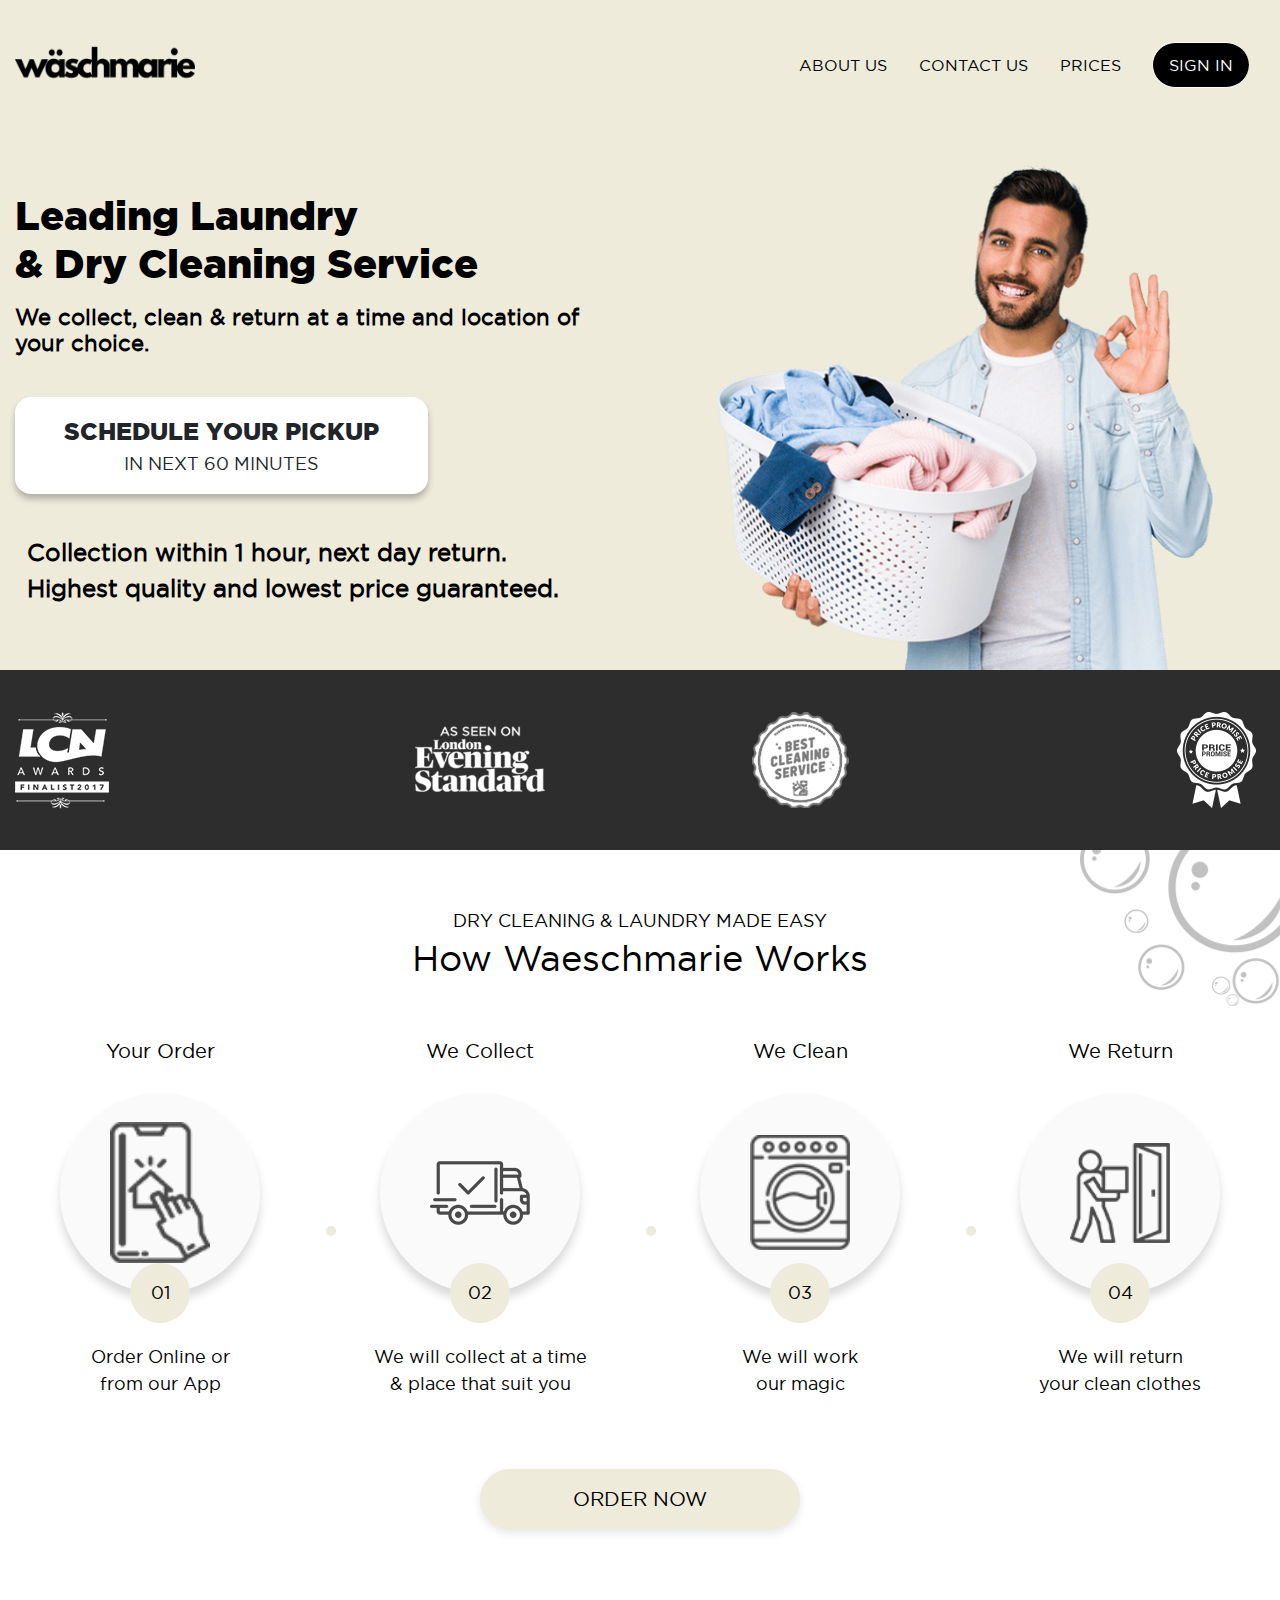
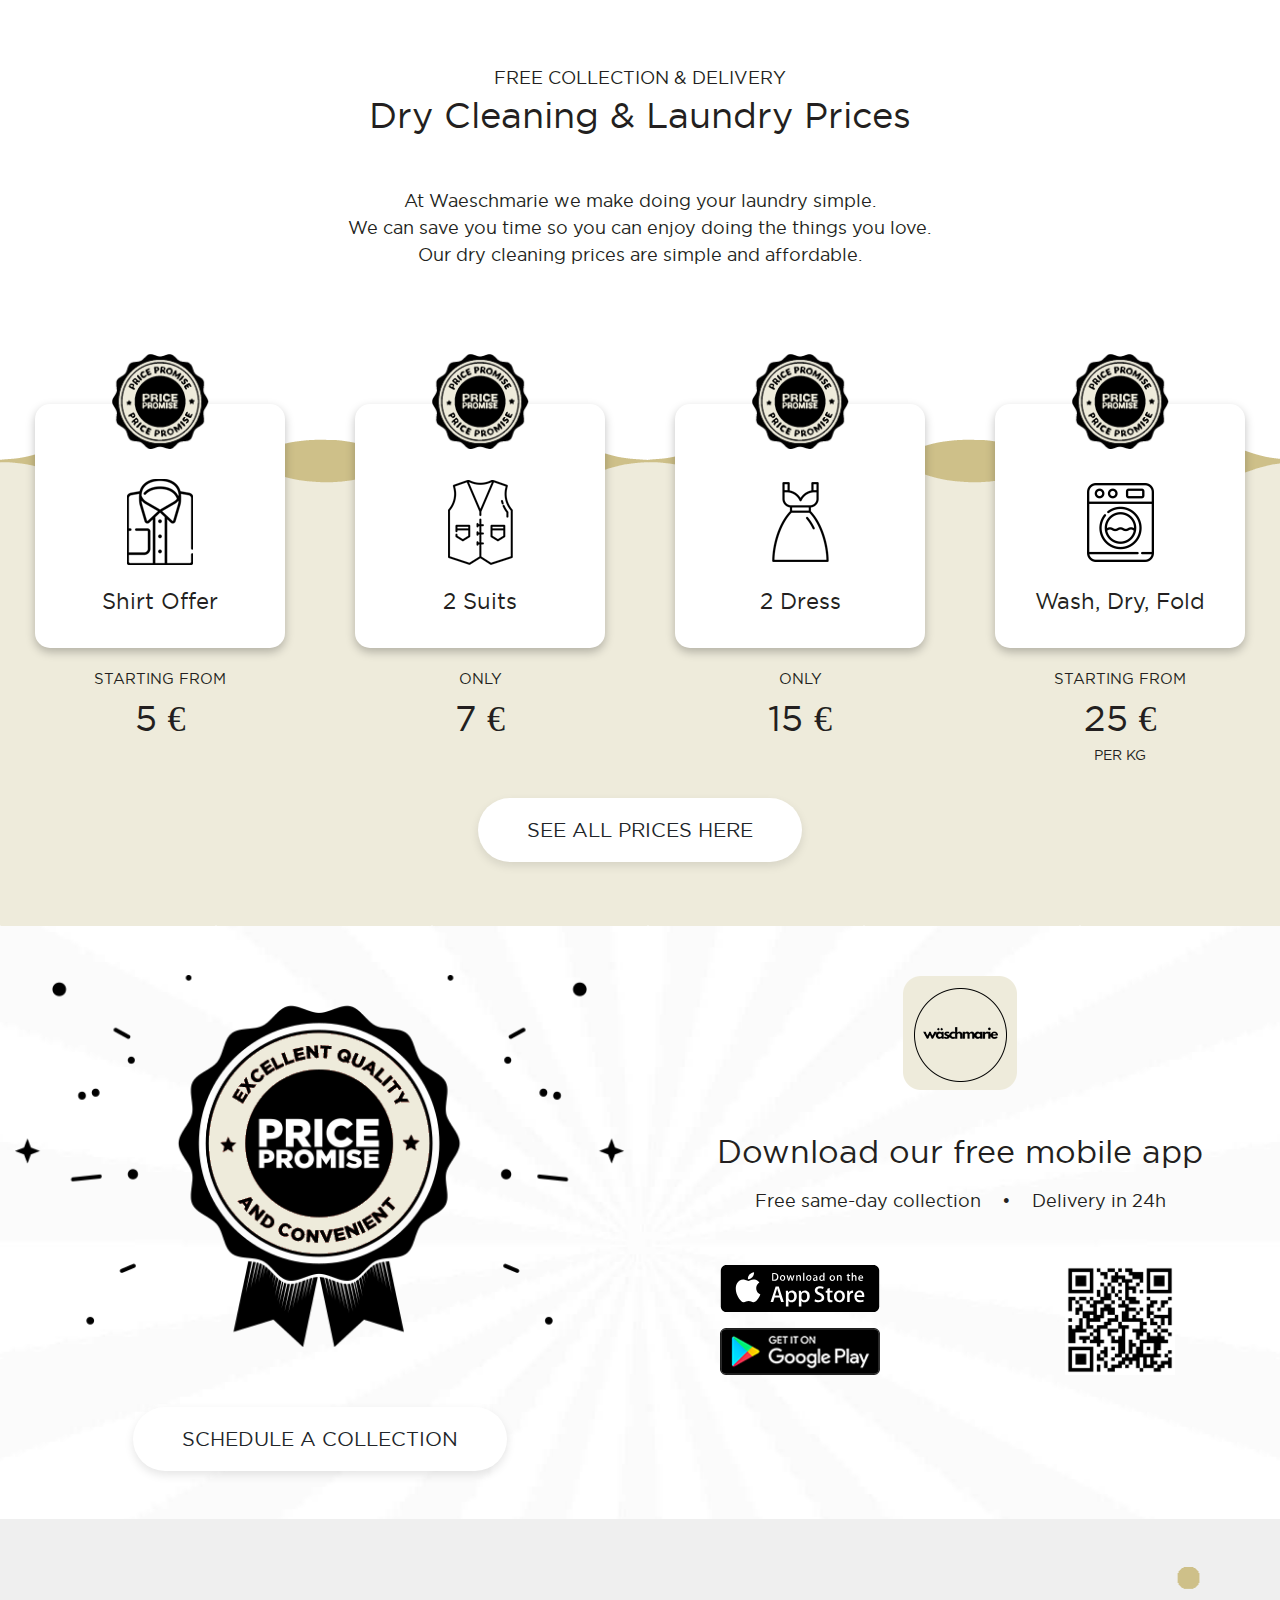
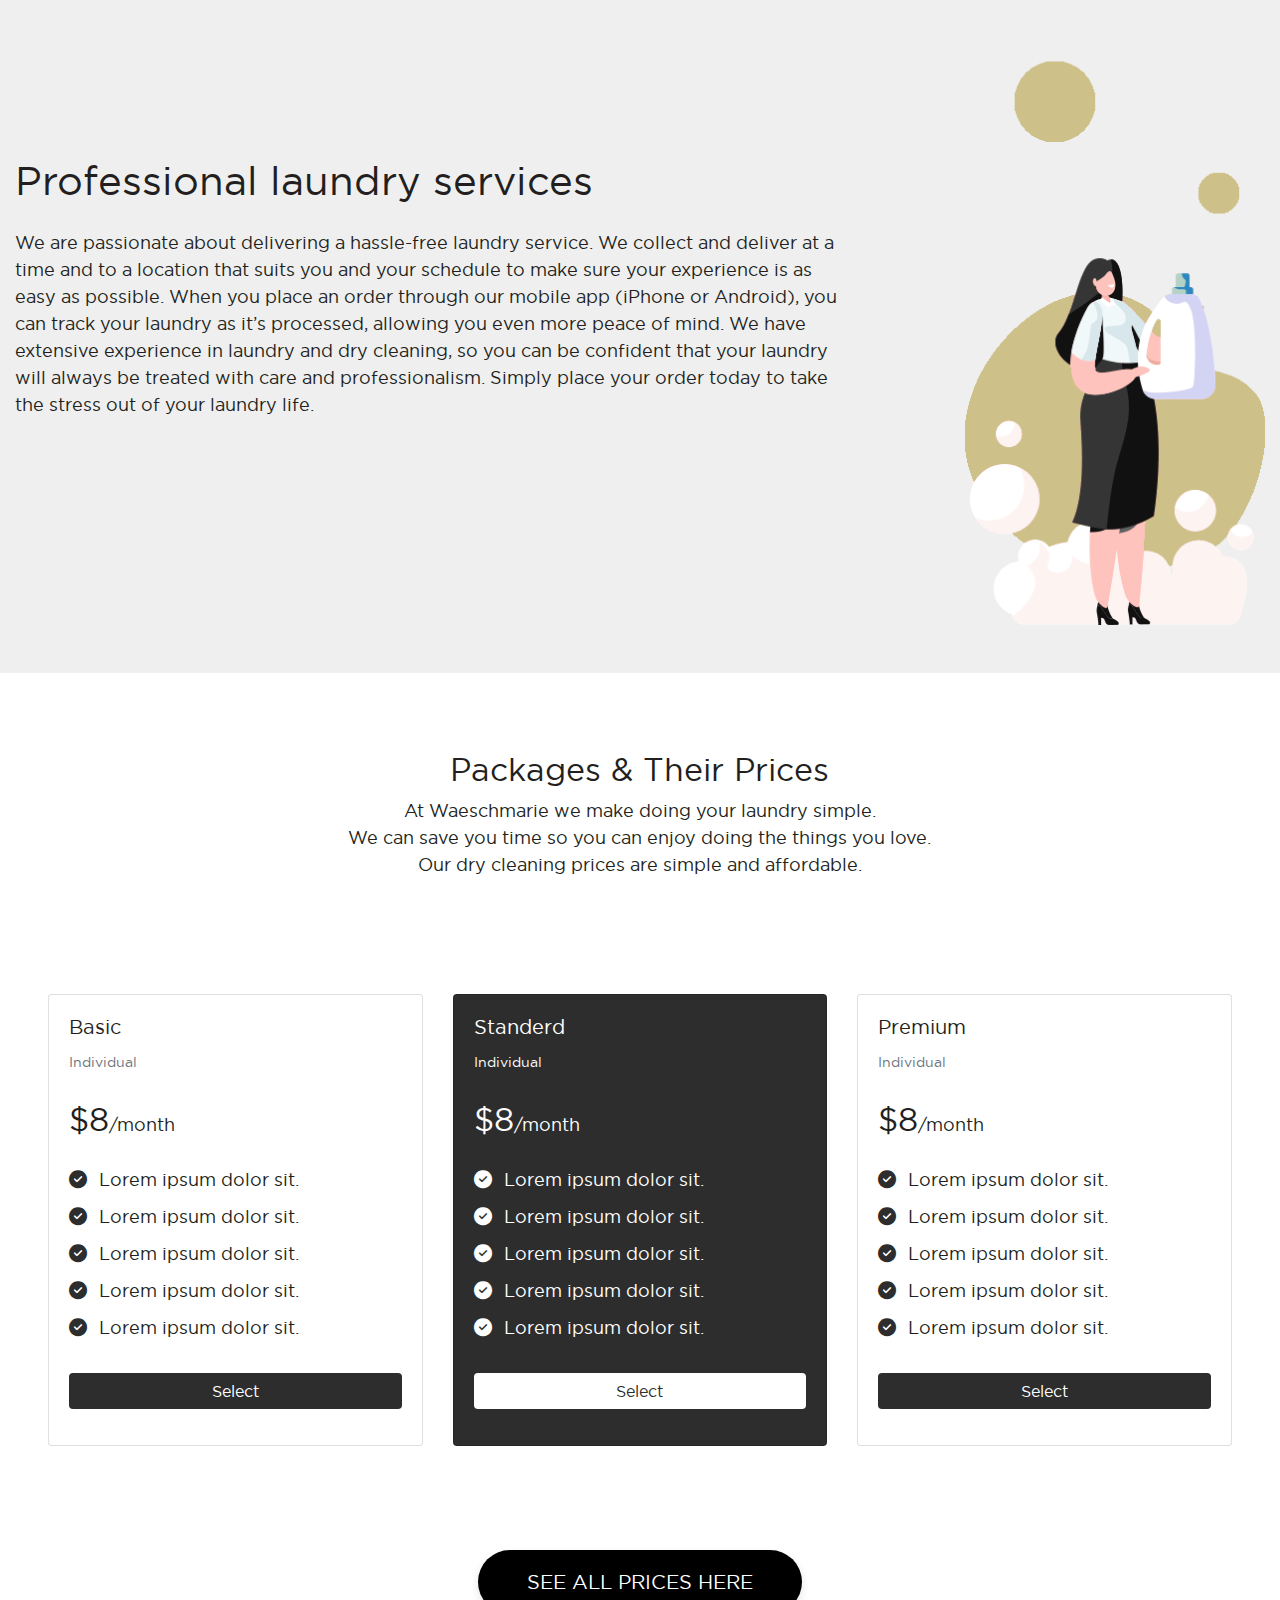
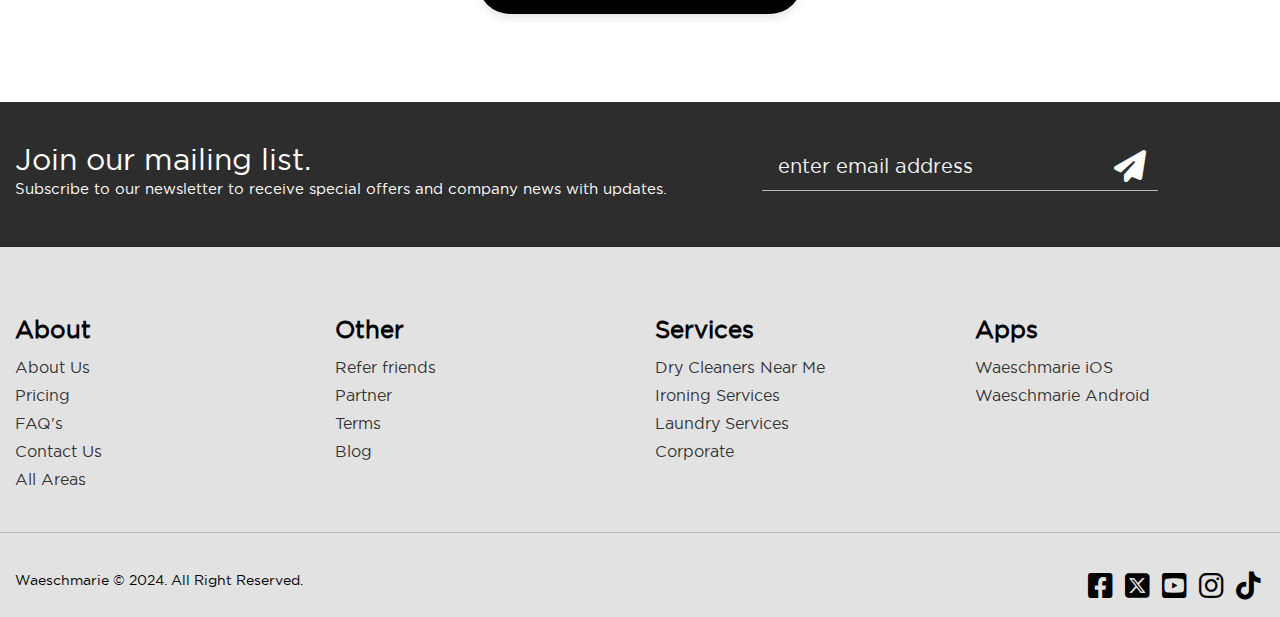
<file: index.html>
<!DOCTYPE html>
<html lang="en">

<head>
    <meta charset="utf-8">
    <meta http-equiv="X-UA-Compatible" content="IE=edge">
    <meta name="viewport" content="width=device-width, initial-scale=1">
    <title>Waeschmarie</title>
    <link type="text/css" rel="stylesheet" href="assets/css/bootstrap.min.css" media="">
    <link type="text/css" rel="stylesheet" href="assets/css/style.css" media="">
    <link type="text/css" rel="stylesheet" href="assets/css/l2licons.css" media="">
    <link type="text/css" rel="stylesheet" href="assets/css/fontawesome-all.css" media="">
    <!-- Anti-flicker snippet (recommended)  -->
    <style>
        .async-hide {
            opacity: 0 !important
        }
    </style>
    <link rel="preload" as="font" href="assets/fonts/gothamblack-regular-webfont.woff2" type="font/woff" crossorigin="">
    <link rel="preload" as="font" href="assets/fonts/gothamblack-regular-webfont.woff" type="font/woff" crossorigin="">
    <link rel="preload" as="font" href="assets/fonts/gothambook-regular-webfont.woff2" type="font/woff" crossorigin="">
    <link rel="preload" as="font" href="assets/fonts/gothambook-regular-webfont.woff" type="font/woff" crossorigin="">
    <link rel="preload" as="font" href="assets/fonts/l2l.woff" type="font/woff" crossorigin="">
</head>

<body id="body_area">

    <header class="header" id="navbar-top">
        <div class="container">
            <div class="row align-items-center">
                <div class="col-lg-2 col-md-12 col-12" id="logo_area">
                    <button class="navbar-toggler float-right" type="button" data-toggle="collapse"
                        data-target="#navbarResponsive" aria-controls="navbarResponsive" aria-expanded="false"
                        aria-label="Toggle navigation">
                        <span class="navbar-toggler-icon text-white"></span>
                    </button>
                    <a class="logo" href="index.html" rel="home"><img width="180" height="" src="assets/images/name-logo.png"
                            alt="Waeschmarie"></a>
                    <a class="logo-fixed" href="#" rel="home"><img width="160" height="69"
                            src="assets/images/name-logo.png" alt="Waeschmarie"></a>
                </div>
                <div class="col-lg-10 col-md-12 col-12 text-right" id="main_menu">
                    <nav class="navigation navbar navbar-expand-lg" id="main-navigation" itemscope="itemscope"
                        itemtype="http://schema.org/SiteNavigationElement">
                        <div class="collapse navbar-collapse" id="navbarResponsive">
                            <ul class="main-menu">
                                <li class="active"><a href="about-us.html">About US</a></li>
                                <li><a href="#">Contact Us</a></li>
                                <li><a href="#">Prices</a></li>
                                <li class="sign-in">
                                    <a href="#">Sign In</a>
                                </li>
                            </ul>
                        </div>
                    </nav>
                </div>
            </div>
        </div>
    </header>


    <div class="page-section top-section-bg d-md-flex align-items-center">
        <div class="top-section-container container pt-md-5">
            <div class="row align-items-center mt-0 mt-md-5">
                <img width="610" height="500" class="img-fluid top-section-img"
                    src="assets/images/laundry_and_dry_cleaning_service_pakistan.png" alt="">
                <div class="col-lg-7 col-xl-6 py-lg-5 py-3 order-2 order-md-1">
                    <h1 class="ff-gothamblack text-center text-md-left mt-md-5 mb-3">Leading Laundry<br> &amp;
                        Dry Cleaning Service</h1>
                    <h2 class="h5 font-weight-bold">We collect, clean &amp; return at a time and location of your
                        choice.</h2>
                    <div class="place-order-form">
                        <span class="title" id="info-message"></span>
                        <a href="#" id="btn_header_post_code_search" name="btn_header_post_code_search"
                            class="btn btn-white btn-lg text-uppercase rounded-xl py-3 px-md-5 mb-4 mb-md-0 btn-order d-block d-md-inline-block">Schedule
                            your pickup<span class="small d-block">In Next 60 Minutes</span></a>
                        <p class="collection-delivery">Collection within 1 hour, next day return.<br>Highest quality and
                            lowest price guaranteed.</p>
                    </div>
                </div>
            </div>
        </div>
    </div>
    <div class="featured bg-dark">
        <div class="container">
            <div class="row">
                <div class="col-6 col-md-3">
                    <img width="94" height="100" class="lcn-award-image" src="assets/images/lcn-award.png"
                        alt="LCN Award">
                </div>
                <div class="col-6 col-md-3">
                    <img width="130" height="68" class="les-image" src="assets/images/london-evening-standard.png"
                        alt="London Evening Standard">
                </div>
                <div class="col-6 col-md-3">
                    <img width="97" height="100" class="bcs-image" src="assets/images/best-cleaning-service.png"
                        alt="Best Cleaning Service">
                </div>
                <div class="col-6 col-md-3">
                    <img width="97" height="100" class="price-promise-image" src="assets/images/price-promise.png"
                        alt="Laundry Price Promise">
                </div>
            </div>
        </div>
    </div>
    <div class="how-it-work" id="hiw">
        <div class="container">
            <div class="row">
                <div class="col-lg-12">
                    <h4 class="text-center text-uppercase">Dry Cleaning &amp; Laundry Made Easy</h4>
                    <h2 class="text-center">How Waeschmarie Works</h2>
                </div>
                <div class="col-6 col-lg-3 col-md-6 text-center py-3 py-md-2 dotted">
                    <h3>Your Order</h3>
                    <div
                        class="how-it-work-image rounded-circle mx-auto d-flex align-items-center justify-content-center">
                        <img src="assets/images/hw-1.png" width="100" height="80" class="img-fluid" alt="">
                    </div><span class="how-it-work-counter">01</span>
                    <p>Order Online or <br>from our App</p>
                </div>
                <div class="col-6 col-lg-3 col-md-6 text-center py-3 py-md-2 dotted">
                    <h3>We Collect</h3>
                    <div
                        class="how-it-work-image rounded-circle mx-auto d-flex align-items-center justify-content-center">
                        <img src="assets/images/hw-2.png" width="100" height="80" class="img-fluid" alt="">
                    </div><span class="how-it-work-counter">02</span>
                    <p>We will collect at a time<br>&amp; place that suit you</p>
                </div>
                <div class="col-6 col-lg-3 col-md-6 text-center py-3 py-md-2 dotted">
                    <h3>We Clean</h3>
                    <div
                        class="how-it-work-image rounded-circle mx-auto d-flex align-items-center justify-content-center">
                        <img src="assets/images/laundry-wash.png" width="100" height="80" class="img-fluid" alt="">
                    </div><span class="how-it-work-counter">03</span>
                    <p>We will work <br>our magic</p>
                </div>
                <div class="col-6 col-lg-3 col-md-6 text-center py-3 py-md-2 dotted">
                    <h3>We Return</h3>
                    <div
                        class="how-it-work-image rounded-circle mx-auto d-flex align-items-center justify-content-center">
                        <img src="assets/images/delivery-guy.png" width="100" height="80" class="img-fluid" alt="">
                    </div><span class="how-it-work-counter">04</span>
                    <p>We will return <br>your clean clothes</p>
                </div>
                <div class="col-md-12 text-center pt-3 pt-md-5 how-it-work-button">
                    <a href="#" class="btn btn-primary btn-lg text-uppercase rounded-pill">Order Now</a>
                </div>
            </div>
        </div>
    </div>

    <div class="laundry-prices py-3 py-md-5">
        <div class="container">
            <div class="row">
                <div class="col-lg-8 offset-lg-2 text-center laundry-prices-content">
                    <h4 class="text-uppercase">FREE collection &amp; delivery</h4>
                    <h2>Dry Cleaning &amp; Laundry Prices</h2>
                    <p>At Waeschmarie we make doing your laundry simple. <br>We can save you time so you can enjoy
                        doing the things you love. <br>Our dry cleaning prices are simple and affordable.</p>
                </div>
                <div class="col-md-12">
                    <div class="row">
                        <div class="col-6 col-sm-6 col-lg-3 py-3 py-lg-0">
                            <div class="laundry-prices-block"><img class="laundry-prices-promise pulse"
                                    src="assets/images/price-promise-stamp.png" width="97" height="95"
                                    alt="Laundry Price Promise">
                                <div class="laundry-prices-inner"><img width="70" height="86"
                                        class="laundry-prices-image" src="assets/images/shirt.png" alt="Shirt Offer">
                                    <div class="laundry-prices-heading">Shirt Offer</div>
                                </div>
                            </div>
                            <div class="laundry-prices-text">Starting From</div>
                            <div class="laundry-prices-amount">5 €</div>
                        </div>
                        <div class="col-6 col-sm-6 col-lg-3 py-3 py-lg-0">
                            <div class="laundry-prices-block"><img class="laundry-prices-promise pulse"
                                    src="assets/images/price-promise-stamp.png" width="97" height="95"
                                    alt="Laundry Price Promise">
                                <div class="laundry-prices-inner"><img width="70" height="86"
                                        class="laundry-prices-image" src="assets/images/suits.png" alt="2 Suits">
                                    <div class="laundry-prices-heading">2 Suits</div>
                                </div>
                            </div>
                            <div class="laundry-prices-text">Only</div>
                            <div class="laundry-prices-amount">7 €</div>
                        </div>
                        <div class="col-6 col-sm-6 col-lg-3 py-3 py-lg-0">
                            <div class="laundry-prices-block"><img class="laundry-prices-promise pulse"
                                    src="assets/images/price-promise-stamp.png" width="97" height="95"
                                    alt="Laundry Price Promise">
                                <div class="laundry-prices-inner"><img width="70" height="86"
                                        class="laundry-prices-image" src="assets/images/dress.png" alt="2 Dress">
                                    <div class="laundry-prices-heading">2 Dress</div>
                                </div>
                            </div>
                            <div class="laundry-prices-text">Only</div>
                            <div class="laundry-prices-amount">15 €</div>
                        </div>
                        <div class="col-6 col-sm-6 col-lg-3 py-3 py-lg-0">
                            <div class="laundry-prices-block"><img class="laundry-prices-promise pulse"
                                    src="assets/images/price-promise-stamp.png" width="97" height="95"
                                    alt="Laundry Price Promise">
                                <div class="laundry-prices-inner"><img width="70" height="86"
                                        class="laundry-prices-image" src="assets/images/wash-dry-fold.png"
                                        alt="Wash, Dry, Fold">
                                    <div class="laundry-prices-heading">Wash, Dry, Fold</div>
                                </div>
                            </div>
                            <div class="laundry-prices-text">Starting From</div>
                            <div class="laundry-prices-amount">25 €</div>
                            <div class="laundry-prices-weight">Per KG</div>
                        </div>
                    </div>
                </div>
                <div class="col-md-12 text-center py-3">
                    <a href="#" class="btn btn-white btn-lg rounded-pill py-3 px-md-5 mt-0 mt-md-3">SEE ALL PRICES
                        HERE</a>
                </div>
            </div>
        </div>
    </div>



    <div class="app-splash py-3 py-md-5">
        <div class="container">
            <div class="row">
                <div class="col-md-6">
                    <div class="text-center pb-5 pb-md-0">
                        <img width="626" height="383" class="img-fluid"
                            src="assets/images/excellent-laundry-cleaning-quality.png"
                            alt="Laundrette &amp; Laundromat">
                        <a href="#" class="btn btn-white btn-lg rounded-pill py-3 px-md-5 schedule-collection">SCHEDULE
                            A
                            COLLECTION</a>
                    </div>
                </div>
                <div class="col-md-6">
                    <div class="text-center hidden-xs">
                        <img width="121" height="121" class="l2l-app-icon"
                            src="assets/images/laundry-cleaning-app-icon.png" alt="Laundrette &amp; Laundromat">
                    </div>
                    <div class=" text-center">
                        <h2 class="py-2">Download our free mobile app</h2>
                        <p class="mb-4">Free same-day collection <span class="px-0 px-lg-3">•</span> Delivery in 24h
                            <br><br>
                        </p>
                        <form id="frm_app_link_inner" name="frm_app_link_inner" method="post" action="#">
                            <div class="row">
                                <div class="col-lg-6">
                                    <a rel="noopener noreferrer" target="_blank" class="ios d-block mb-3" href="#"><img
                                            width="160" height="47" src="assets/images/appstore-badge.svg"
                                            alt="Waeschmarie - iOS"></a>
                                    <a rel="noopener noreferrer" target="_blank" class="android d-block mb-3"
                                        href="#"><img width="160" height="47" src="assets/images/google-play-badge.png"
                                            alt="Waeschmarie - Android"></a>
                                </div>
                                <div class="col-lg-6">
                                    <img src="assets/images/qrcode.png" width="110" height="110"
                                        alt="Install App Waeschmarie">
                                </div>
                            </div>
                        </form>

                    </div>
                </div>
            </div>
        </div>
    </div>



    <div class="bg-light py-3 py-md-5">
        <div class="container">
            <div class="row">
                <div class="col-lg-8 order-2 order-md-1 align-self-center">
                    <h2 class="h1 mb-3 mb-md-4">Professional laundry services</h2>
                    <p>We are passionate about delivering a hassle-free laundry service. We collect and deliver at a
                        time and to a location that suits you and your schedule to make sure your experience is as easy
                        as possible. When you place an order through our mobile app (iPhone or Android), you can track
                        your laundry as it’s processed, allowing you even more peace of mind. We have extensive
                        experience in laundry and dry cleaning, so you can be confident that your laundry will always be
                        treated with care and professionalism. Simply place your order today to take the stress out of
                        your laundry life.</p>
                </div>
                <div class="col-lg-4 align-self-center order-1 order-md-2">
                    <img width="300" height="660" class="img-fluid ml-auto d-none d-md-block"
                        src="assets/images/best-dry-cleaning.png" alt="">
                </div>

            </div>
        </div>
    </div>

    



    <div class="packages-prices py-3 py-md-5">
        <div class="container">
            <div class="row">
                <div class="col-lg-8 offset-lg-2 text-center laundry-prices-content">
                    <h2>Packages &amp; Their Prices</h2>
                    <p>At Waeschmarie we make doing your laundry simple. <br>We can save you time so you can enjoy
                        doing the things you love. <br>Our dry cleaning prices are simple and affordable.</p>
                </div>
                <div class="col-md-12 px-5 pb-5">
                    <div class="row">

                        <div class="col-lg-4 col-md-6 col-12 mb-4">
                            <div class="pricing__card card h-100">
                                <div class="card-body">
                                    <h5 class="pricing__card_title">Basic</h5>
                                    <small class='text-muted pricing__card_label'>Individual</small>
                                    <br><br>
                                    <span class="h2 pricing__card_title">$8</span>/month
                                    <br><br>
                                    <p class="pricing__card_item">Lorem ipsum dolor sit.</p>
                                    <p class="pricing__card_item">Lorem ipsum dolor sit.</p>
                                    <p class="pricing__card_item">Lorem ipsum dolor sit.</p>
                                    <p class="pricing__card_item">Lorem ipsum dolor sit.</p>
                                    <p class="pricing__card_item">Lorem ipsum dolor sit.</p>
                                    <div class="d-grid my-3">
                                        <button class="btn btn-dark btn-block pricing__card_button">Select</button>
                                    </div>
                                </div>
                            </div>
                        </div>


                        <div class="col-lg-4 col-md-6 col-12 mb-4">
                            <div class="pricing__card card card__promoted h-100">
                                <div class="card-body">
                                    <h5 class="pricing__card_title">Standerd</h5>
                                    <small class='text-muted pricing__card_label'>Individual</small>
                                    <br><br>
                                    <span class="h2 pricing__card_title">$8</span>/month
                                    <br><br>
                                        <p class="pricing__card_item">Lorem ipsum dolor sit.</p>
                                        <p class="pricing__card_item">Lorem ipsum dolor sit.</p>
                                        <p class="pricing__card_item">Lorem ipsum dolor sit.</p>
                                        <p class="pricing__card_item">Lorem ipsum dolor sit.</p>
                                        <p class="pricing__card_item">Lorem ipsum dolor sit.</p>
                                    <div class="d-grid my-3">
                                        <button class="btn btn-dark btn-block pricing__card_button">Select</button>
                                    </div>
                                </div>
                            </div>
                        </div>


                        <div class="col-lg-4 col-md-6 col-12 mb-4">
                            <div class="pricing__card card h-100">
                                <div class="card-body">
                                    <h5 class="pricing__card_title">Premium</h5>
                                    <small class='text-muted pricing__card_label'>Individual</small>
                                    <br><br>
                                    <span class="h2 pricing__card_title">$8</span>/month
                                    <br><br>
                                    <p class="pricing__card_item">Lorem ipsum dolor sit.</p>
                                    <p class="pricing__card_item">Lorem ipsum dolor sit.</p>
                                    <p class="pricing__card_item">Lorem ipsum dolor sit.</p>
                                    <p class="pricing__card_item">Lorem ipsum dolor sit.</p>
                                    <p class="pricing__card_item">Lorem ipsum dolor sit.</p>
                                    <div class="d-grid my-3">
                                        <button class="btn btn-dark btn-block pricing__card_button">Select</button>
                                    </div>
                                </div>
                            </div>
                        </div>


                    </div>
                </div>
                <div class="col-md-12 text-center py-3">
                    <a href="#" class="btn btn-white btn-lg rounded-pill py-3 px-md-5 mt-0 mt-md-3 active__btn mb-4">SEE ALL PRICES
                        HERE</a>
                </div>
            </div>
        </div>
    </div>




    <div class="newsletter bg-dark d-none d-md-block">
        <div class="container">
            <div class="row">
                <div class="col-md-6 col-lg-7">
                    <h3>Join our mailing list.</h3>
                    <p>Subscribe to our newsletter to receive special offers and company news with updates.</p>
                </div>
                <div class="col-md-6 col-lg-4">

                    <form autocomplete="off" id="frm_subscriber" name="frm_subscriber" method="post" action="#">
                        <div class="form-group">
                            <div class="input-group  border-bottom mb-3">
                                <input type="text" name="subscriber_email_address" id="subscriber_email_address"
                                    class="form-control form-control-lg bg-transparent border-0 text-white rounded-0"
                                    placeholder="enter email address" aria-label="enter email address">
                                <div class="input-group-append">
                                    <button type="submit" id="btn_subscriber" name="btn_subscriber"
                                        class="input-group-text bg-transparent border-0 text-white"><i
                                            class="fas fa-paper-plane fa-2x"></i></button>
                                </div>
                            </div>
                        </div>
                    </form>
                </div>
            </div>
        </div>
    </div>


    <footer class="footer">
        <div class="footer-main-nav pt-4 pt-md-5 pb-3 pb-md-4">
            <div class="container">
                <div class="row">
                    <div class="col-md-6 col-lg-3 mb-3">
                        <h4>About</h4>
                        <ul class="list-angle-right">
                            <li><a href="about-us.html">About Us</a></li>
                            <li><a href="#">Pricing</a></li>
                            <li><a href="#">FAQ's</a></li>
                            <li><a href="#">Contact Us</a></li>
                            <li><a href="#">All Areas</a></li>
                        </ul>
                    </div>
                    <div class="col-md-6 col-lg-3 mb-3">
                        <h4>Other</h4>
                        <ul class="list-angle-right">
                            <li><a href="#">Refer friends</a></li>
                            <li><a href="#">Partner</a></li>
                            <li><a href="#">Terms</a></li>
                            <li><a href="#">Blog</a></li>
                        </ul>
                    </div>
                    <div class="col-md-6 col-lg-3 mb-3">
                        <h4>Services</h4>
                        <ul class="list-angle-right">
                            <li><a href="#">Dry Cleaners Near Me</a></li>
                            <li><a href="#">Ironing Services</a></li>
                            <li><a href="#">Laundry Services</a></li>
                            <li><a href="#">Corporate</a></li>
                        </ul>
                    </div>
                    <div class="col-md-6 col-lg-3 mb-3">
                        <h4>Apps</h4>
                        <ul class="list-angle-right">
                            <li><a href="#" target="_blank">Waeschmarie iOS</a></li>
                            <li><a href="#" target="_blank">Waeschmarie Android</a></li>
                        </ul>
                    </div>
                </div>
            </div>
        </div>
        <div class="footer-text">
            <div class="container">
                <div class="row border-top copyright align-items-center">
                    <div class="col-md-6 col-lg-6">
                        <p>Waeschmarie © 2024. All Right Reserved.</p>
                    </div>
                    <div class="col-md-6 col-lg-6 text-md-right text-lg-right pt-4">
                        <a class="mx-1" target="_blank" href="#"><i class="fab fa-facebook-square fa-2x"></i></a>
                        <a class="mx-1" target="_blank" href="#"><i class="fab fa-square-x-twitter fa-2x"></i></a>
                        <a class="mx-1" target="_blank" href="#"><i class="fab fa-youtube-square fa-2x"></i></a>
                        <a class="mx-1" target="_blank" href="#"><i class="fab fa-instagram fa-2x"></i></a>
                        <a class="mx-1" target="_blank" href="#"><i class="fab fa-tiktok fa-2x"></i></a>
                    </div>
                </div>
            </div>
        </div>

    </footer>

    <script type="text/javascript" src="assets/js/jquery-3.4.1.min.js" charset="UTF-8"></script>
    <script type="text/javascript" src="assets/js/bootstrap.bundle.min.js" charset="UTF-8"></script>
    <script type="text/javascript" src="assets/js/script.js" charset="UTF-8"></script>


</body>

</html>
</file>
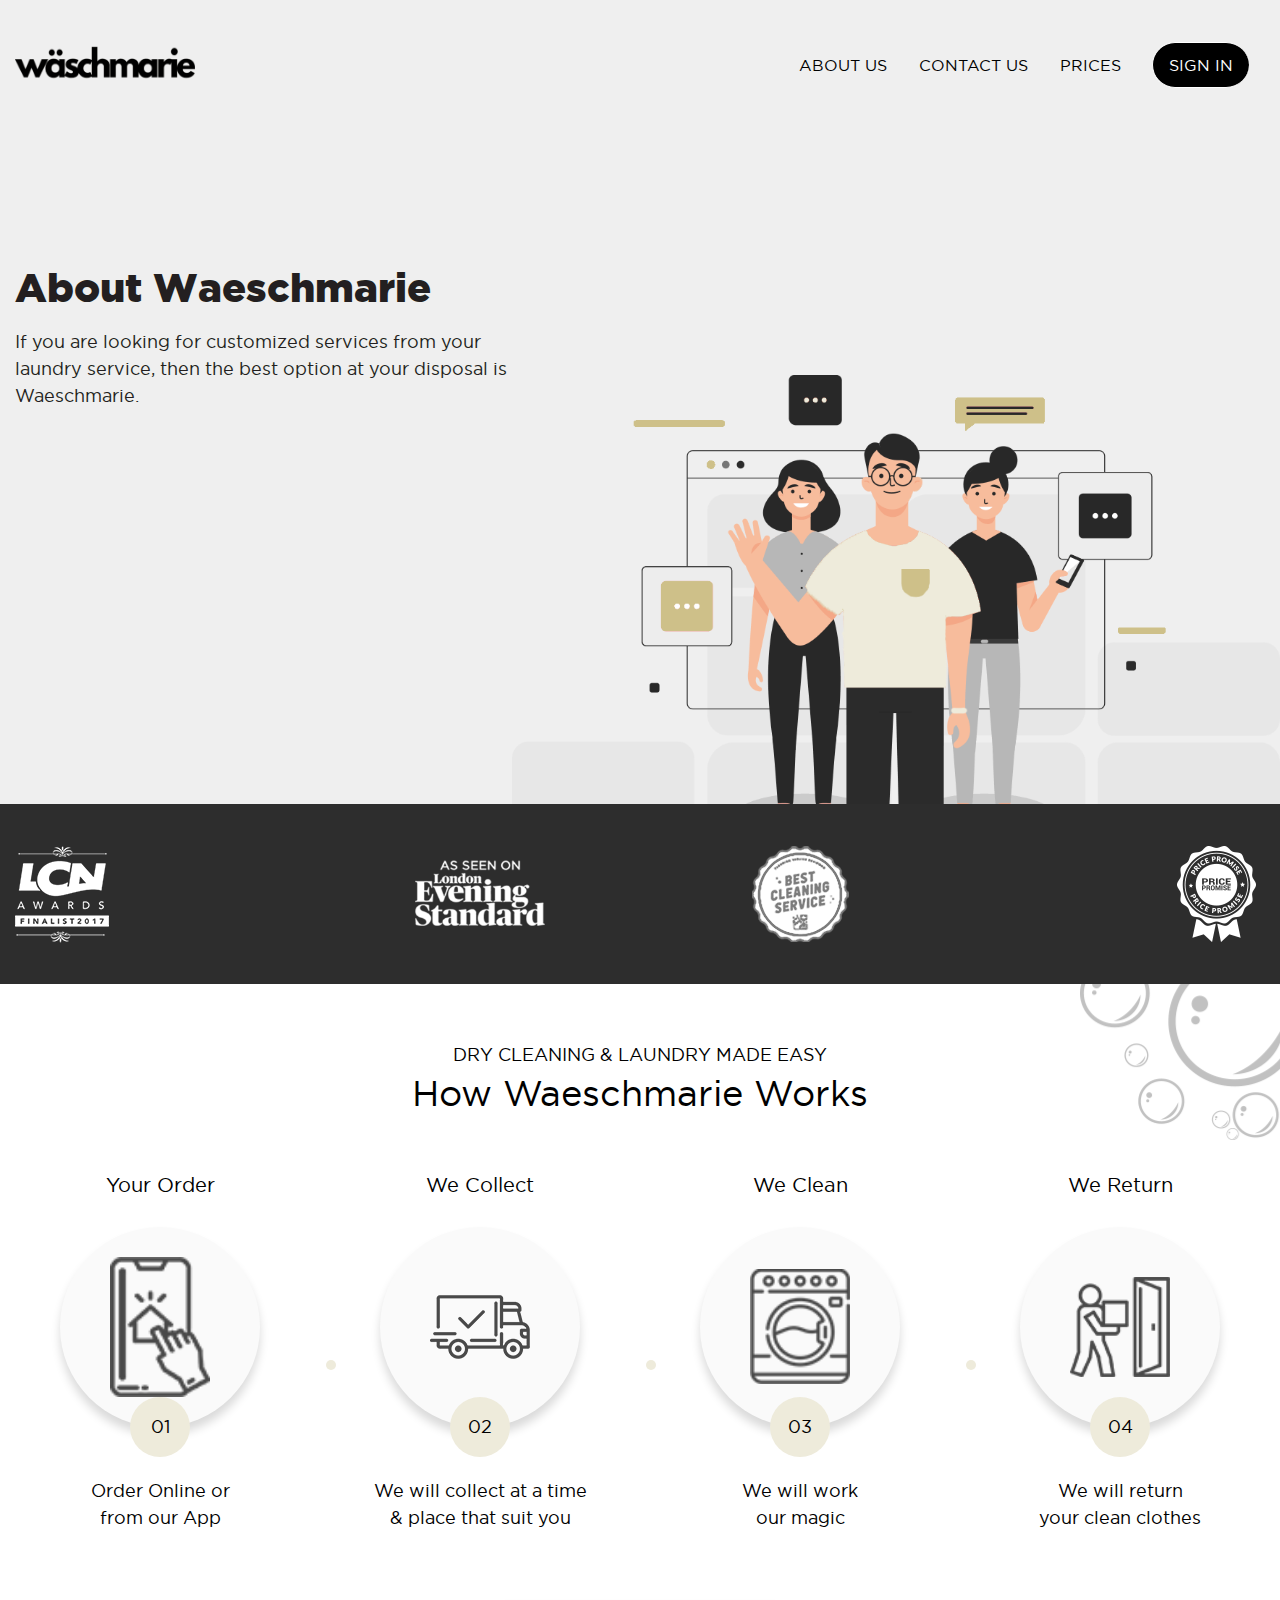
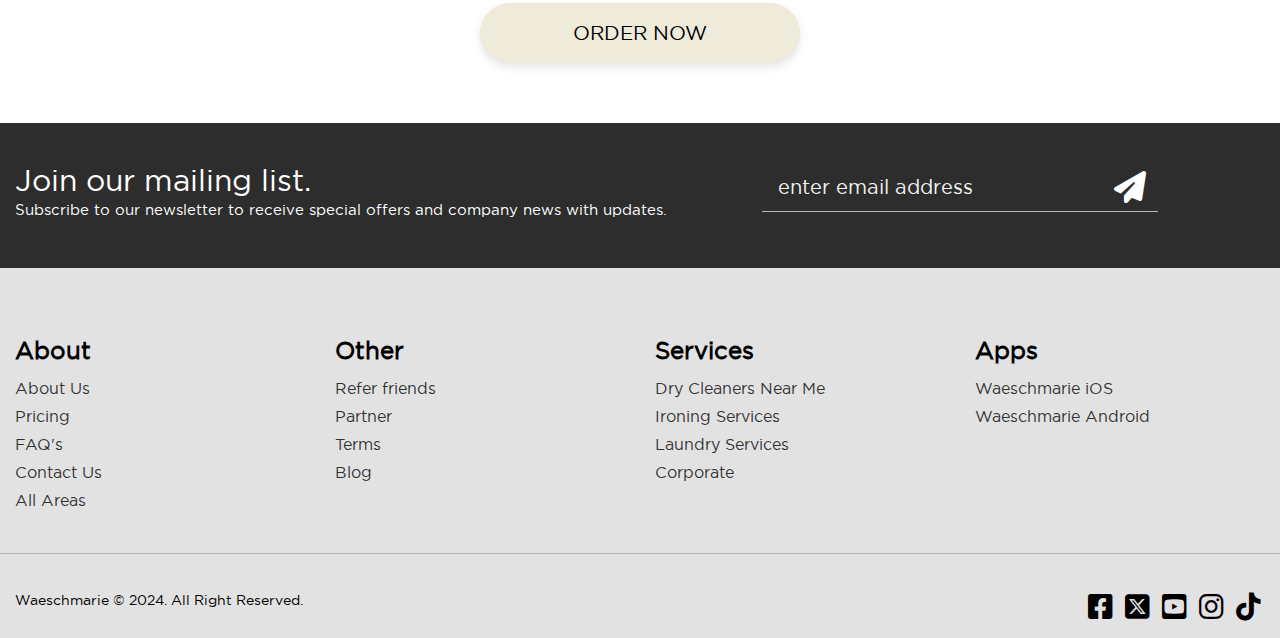
<file: about-us.html>
<!DOCTYPE html>
<html lang="en">

<head>
    <meta charset="utf-8">
    <meta http-equiv="X-UA-Compatible" content="IE=edge">
    <meta name="viewport" content="width=device-width, initial-scale=1">
    <title>Waeschmarie</title>
    <link type="text/css" rel="stylesheet" href="assets/css/bootstrap.min.css" media="">
    <link type="text/css" rel="stylesheet" href="assets/css/style.css" media="">
    <link type="text/css" rel="stylesheet" href="assets/css/l2licons.css" media="">
    <link type="text/css" rel="stylesheet" href="assets/css/fontawesome-all.css" media="">
    <!-- Anti-flicker snippet (recommended)  -->
    <style>
        .async-hide {
            opacity: 0 !important
        }
    </style>
    <link rel="preload" as="font" href="assets/fonts/gothamblack-regular-webfont.woff2" type="font/woff" crossorigin="">
    <link rel="preload" as="font" href="assets/fonts/gothamblack-regular-webfont.woff" type="font/woff" crossorigin="">
    <link rel="preload" as="font" href="assets/fonts/gothambook-regular-webfont.woff2" type="font/woff" crossorigin="">
    <link rel="preload" as="font" href="assets/fonts/gothambook-regular-webfont.woff" type="font/woff" crossorigin="">
    <link rel="preload" as="font" href="assets/fonts/l2l.woff" type="font/woff" crossorigin="">
</head>

<body id="body_area">

    <header class="header" id="navbar-top">
        <div class="container">
            <div class="row align-items-center">
                <div class="col-lg-2 col-md-12 col-12" id="logo_area">
                    <button class="navbar-toggler float-right" type="button" data-toggle="collapse"
                        data-target="#navbarResponsive" aria-controls="navbarResponsive" aria-expanded="false"
                        aria-label="Toggle navigation">
                        <span class="navbar-toggler-icon text-white"></span>
                    </button>
                    <a class="logo" href="index.html" rel="home"><img width="180" height="" src="assets/images/name-logo.png"
                            alt="Waeschmarie"></a>
                    <a class="logo-fixed" href="#" rel="home"><img width="160" height="69"
                            src="assets/images/name-logo.png" alt="Waeschmarie"></a>
                </div>
                <div class="col-lg-10 col-md-12 col-12 text-right" id="main_menu">
                    <nav class="navigation navbar navbar-expand-lg" id="main-navigation" itemscope="itemscope"
                        itemtype="http://schema.org/SiteNavigationElement">
                        <div class="collapse navbar-collapse" id="navbarResponsive">
                            <ul class="main-menu">
                                <li class="active"><a href="about-us.html">About US</a></li>
                                <li><a href="#">Contact Us</a></li>
                                <li><a href="#">Prices</a></li>
                                <li class="sign-in">
                                    <a href="#">Sign In</a>
                                </li>
                            </ul>
                        </div>
                    </nav>
                </div>
            </div>
        </div>
    </header>


    <div class="page-section bg-light page-about py-5" style="background-image:url(assets/images/about-us-new.png);">
        <div class="container py-md-5 py-3">
            <div class="row mt-md-4 align-items-center">
                <div class="col-lg-5 mt-lg-5 py-md-5 py-0 page-about-inner order-2 order-md-1">
                    <h1 class="ff-gothamblack mt-5 mb-3 text-center text-md-left">About Waeschmarie</h1>
                    <p>If you are looking for customized services from your laundry service, then the best
                        option at your disposal is Waeschmarie.</p>
                </div>
            </div>
        </div>
    </div>

    <div class="featured bg-dark">
        <div class="container">
            <div class="row">
                <div class="col-6 col-md-3">
                    <img width="94" height="100" class="lcn-award-image" src="assets/images/lcn-award.png"
                        alt="LCN Award">
                </div>
                <div class="col-6 col-md-3">
                    <img width="130" height="68" class="les-image" src="assets/images/london-evening-standard.png"
                        alt="London Evening Standard">
                </div>
                <div class="col-6 col-md-3">
                    <img width="97" height="100" class="bcs-image" src="assets/images/best-cleaning-service.png"
                        alt="Best Cleaning Service">
                </div>
                <div class="col-6 col-md-3">
                    <img width="97" height="100" class="price-promise-image" src="assets/images/price-promise.png"
                        alt="Laundry Price Promise">
                </div>
            </div>
        </div>
    </div>
    <div class="how-it-work" id="hiw">
        <div class="container">
            <div class="row">
                <div class="col-lg-12">
                    <h4 class="text-center text-uppercase">Dry Cleaning &amp; Laundry Made Easy</h4>
                    <h2 class="text-center">How Waeschmarie Works</h2>
                </div>
                <div class="col-6 col-lg-3 col-md-6 text-center py-3 py-md-2 dotted">
                    <h3>Your Order</h3>
                    <div
                        class="how-it-work-image rounded-circle mx-auto d-flex align-items-center justify-content-center">
                        <img src="assets/images/hw-1.png" width="100" height="80" class="img-fluid" alt="">
                    </div><span class="how-it-work-counter">01</span>
                    <p>Order Online or <br>from our App</p>
                </div>
                <div class="col-6 col-lg-3 col-md-6 text-center py-3 py-md-2 dotted">
                    <h3>We Collect</h3>
                    <div
                        class="how-it-work-image rounded-circle mx-auto d-flex align-items-center justify-content-center">
                        <img src="assets/images/hw-2.png" width="100" height="80" class="img-fluid" alt="">
                    </div><span class="how-it-work-counter">02</span>
                    <p>We will collect at a time<br>&amp; place that suit you</p>
                </div>
                <div class="col-6 col-lg-3 col-md-6 text-center py-3 py-md-2 dotted">
                    <h3>We Clean</h3>
                    <div
                        class="how-it-work-image rounded-circle mx-auto d-flex align-items-center justify-content-center">
                        <img src="assets/images/laundry-wash.png" width="100" height="80" class="img-fluid" alt="">
                    </div><span class="how-it-work-counter">03</span>
                    <p>We will work <br>our magic</p>
                </div>
                <div class="col-6 col-lg-3 col-md-6 text-center py-3 py-md-2 dotted">
                    <h3>We Return</h3>
                    <div
                        class="how-it-work-image rounded-circle mx-auto d-flex align-items-center justify-content-center">
                        <img src="assets/images/delivery-guy.png" width="100" height="80" class="img-fluid" alt="">
                    </div><span class="how-it-work-counter">04</span>
                    <p>We will return <br>your clean clothes</p>
                </div>
                <div class="col-md-12 text-center pt-3 pt-md-5 how-it-work-button">
                    <a href="#" class="btn btn-primary btn-lg text-uppercase rounded-pill">Order Now</a>
                </div>
            </div>
        </div>
    </div>

    <div class="newsletter bg-dark d-none d-md-block">
        <div class="container">
            <div class="row">
                <div class="col-md-6 col-lg-7">
                    <h3>Join our mailing list.</h3>
                    <p>Subscribe to our newsletter to receive special offers and company news with updates.</p>
                </div>
                <div class="col-md-6 col-lg-4">

                    <form autocomplete="off" id="frm_subscriber" name="frm_subscriber" method="post" action="#">
                        <div class="form-group">
                            <div class="input-group  border-bottom mb-3">
                                <input type="text" name="subscriber_email_address" id="subscriber_email_address"
                                    class="form-control form-control-lg bg-transparent border-0 text-white rounded-0"
                                    placeholder="enter email address" aria-label="enter email address">
                                <div class="input-group-append">
                                    <button type="submit" id="btn_subscriber" name="btn_subscriber"
                                        class="input-group-text bg-transparent border-0 text-white"><i
                                            class="fas fa-paper-plane fa-2x"></i></button>
                                </div>
                            </div>
                        </div>
                    </form>
                </div>
            </div>
        </div>
    </div>

    <footer class="footer">
        <div class="footer-main-nav pt-4 pt-md-5 pb-3 pb-md-4">
            <div class="container">
                <div class="row">
                    <div class="col-6 col-lg-3 mb-3">
                        <h4>About</h4>
                        <ul class="list-angle-right">
                            <li><a href="about-us.html">About Us</a></li>
                            <li><a href="#">Pricing</a></li>
                            <li><a href="#">FAQ's</a></li>
                            <li><a href="#">Contact Us</a></li>
                            <li><a href="#">All Areas</a></li>
                        </ul>
                    </div>
                    <div class="col-6 col-lg-3 mb-3">
                        <h4>Other</h4>
                        <ul class="list-angle-right">
                            <li><a href="#">Refer friends</a></li>
                            <li><a href="#">Partner</a></li>
                            <li><a href="#">Terms</a></li>
                            <li><a href="#">Blog</a></li>
                        </ul>
                    </div>
                    <div class="col-6 col-lg-3 mb-3">
                        <h4>Services</h4>
                        <ul class="list-angle-right">
                            <li><a href="#">Dry Cleaners Near Me</a></li>
                            <li><a href="#">Ironing Services</a></li>
                            <li><a href="#">Laundry Services</a></li>
                            <li><a href="#">Corporate</a></li>
                        </ul>
                    </div>
                    <div class="col-6 col-lg-3 mb-3">
                        <h4>Apps</h4>
                        <ul class="list-angle-right">
                            <li><a href="#" target="_blank">Waeschmarie iOS</a></li>
                            <li><a href="#" target="_blank">Waeschmarie Android</a></li>
                        </ul>
                    </div>
                </div>
            </div>
        </div>
        <div class="footer-text">
            <div class="container">
                <div class="row border-top copyright align-items-center">
                    <div class="col-md-6 col-lg-6">
                        <p>Waeschmarie © 2024. All Right Reserved.</p>
                    </div>
                    <div class="col-md-6 col-lg-6 text-md-right text-lg-right pt-4">
                        <a class="mx-1" target="_blank" href="#"><i class="fab fa-facebook-square fa-2x"></i></a>
                        <a class="mx-1" target="_blank" href="#"><i class="fab fa-square-x-twitter fa-2x"></i></a>
                        <a class="mx-1" target="_blank" href="#"><i class="fab fa-youtube-square fa-2x"></i></a>
                        <a class="mx-1" target="_blank" href="#"><i class="fab fa-instagram fa-2x"></i></a>
                        <a class="mx-1" target="_blank" href="#"><i class="fab fa-tiktok fa-2x"></i></a>
                    </div>
                </div>
            </div>
        </div>

    </footer>

    <script type="text/javascript" src="assets/js/jquery-3.4.1.min.js" charset="UTF-8"></script>
    <script type="text/javascript" src="assets/js/bootstrap.bundle.min.js" charset="UTF-8"></script>
    <script type="text/javascript" src="assets/js/script.js" charset="UTF-8"></script>


</body>

</html>
</file>
<file: assets/css/style.css>
* {
    outline: none;
    scroll-behavior: smooth;
}

:root {
    --main-color: #edaa9a;
    --main-color: #36454F;
    --main-color: #aacfeb;
    --main-color: #98AFC7;
    --main-color: #eeebdb;
}

::selection {
    background: #cec089;
    color: #FFF
}

::-moz-selection {
    background: #cec089;
    color: #FFF
}

body {
    margin: 0;
    font-size: 1.125rem;
    background-color: #fff;
    font-family: 'GothamBook';
    font-weight: 400;
    color: #231f20;
    scroll-behavior: smooth;
}

@media (min-width: 1200px) {
    .container {
        max-width: 1170px;
    }
}

@media (min-width: 1280px) {
    .container {
        max-width: 1280px;
    }
}

a {
    color: #000;
}

a:hover,
a:focus {
    color: var(--main-color);
    text-decoration: none;
}

.fs12 {
    font-size: 12px !important;
}

.fs14 {
    font-size: 14px !important;
}

.fs16 {
    font-size: 16px !important;
}

.fs18 {
    font-size: 18px !important;
}

.fs20 {
    font-size: 20px !important;
}

.fs22 {
    font-size: 22px !important;
}

.fs24 {
    font-size: 24px !important;
}

.fs26 {
    font-size: 26px !important;
}

.fs28 {
    font-size: 28px !important;
}

.fs30 {
    font-size: 30px !important;
}

.fw300 {
    font-weight: 300 !important
}

.ff-gothamblack {
    font-family: 'GothamBlack', sans-serif;
}

.ff-gothambook {
    font-family: 'GothamBook', sans-serif;
}

.rounded-xl {
    border-radius: 1rem;
    -webkit-border-radius: 1rem;
}

.bg-primary {
    background-color: var(--main-color) !important;
}

.bg-dark {
    background-color: #2d2d2d !important;
}

.bg-light {
    background-color: #efefef !important;
}

.bg-light-secondary {
    background-color: #f5f5f5 !important;
}

.text-primary {
    color: var(--main-color) !important;
}

.border-primary {
    border-color: var(--main-color) !important;
}

.badge-primary {
    background-color: var(--main-color) !important;
}

button:focus {
    outline: none;
}

.btn-primary {
    background: var(--main-color);
    border-color: var(--main-color);
    color: #000;
    box-shadow: 0 4px 10px rgba(0, 0, 0, .10);
}

.btn-primary.disabled,
.btn-primary:disabled {
    background: var(--main-color);
    border-color: var(--main-color);
}

.btn-primary:hover,
.btn-primary:focus {
    background: #000;
    border-color: #000;
    color: #fff;
}

.btn-primary:not(:disabled):not(.disabled).active,
.btn-primary:not(:disabled):not(.disabled):active,
.show>.btn-primary.dropdown-toggle {
    background: #000;
    border-color: #000;
    color: #fff;
}

.btn-dark,
.btn-dark:hover,
.btn-dark:focus {
    background: #2b2b2b;
}

.btn-white {
    background: #fff;
    text-transform: uppercase;
    box-shadow: 0 4px 10px rgba(0, 0, 0, .10);
}

.btn-white:hover,
.btn-white:focus {
    background: #000;
    color: #fff;
}

.btn-light {
    color: #000;
    background-color: #f6f6f6;
    border-color: #f6f6f6;
}

.btn-outline-primary {
    border-color: var(--main-color);
    color: var(--main-color);
}

.btn-outline-primary:hover,
.btn-outline-primary:focus {
    background: #000;
    border-color: #000;
    color: #fff;
}

.btn-outline-dark {

    border-color: #000;
}

.btn-outline-dark:hover,
.btn-outline-dark:focus {
    background: #000;
    border-color: #000;
    color: #fff;
}

.table-primary,
.table-primary,
.table-primary>td,
.table-primary>th {
    background-color: #f8ddd6 !important;
}

.form-control:focus,
.custom-select:focus,
.input-group>.form-control:focus {
    box-shadow: 0 0 0 0.2rem rgba(154, 209, 237, 0.25);
    border-color: var(--main-color);
}

.custom-control-input:checked~.custom-control-label::before {
    border-color: var(--main-color);
    background-color: var(--main-color);
}

.main-menu li a,
.booking-type a,
.form-input label {
    transition: all ease 0.5s;
    -moz-transition: all ease 0.5s;
    -ms-transition: all ease 0.5s;
    -o-transition: all ease 0.5s;
    -webkit-transition: all ease 0.5s;
}

.crowd-fixed .header {
    margin: 60px 0 0 0;
}

.crowd-header {
    background-color: var(--main-color);
    position: fixed;
    height: 60px;
    z-index: 1000;
    top: 0;
    width: 100%;
}

.crowd-header img,
.crowd-header i.l2l-gift {
    width: 40px;
    color: #fff;
}

.crowd-header .text {
    color: #fff;
    text-align: left;
    font-size: 16px;
    padding: 15px 0 15px 30px;
    position: relative;
}

.crowd-header .text a {
    text-decoration: underline
}

.crowd-header .btn-find-more {
    position: absolute;
    right: 10px;
    top: 10px;
    width: inherit;
    letter-spacing: 1px;
    font-size: 18px;
    color: #e3922f;
    background-color: #fff;
}

.crowd-header .btn-refer-close {
    font-size: 24px;
    color: #fff;
    text-align: center;
    text-decoration: none;
    line-height: 24px;
    display: inline-block;
    position: absolute;
    right: 10px;
    top: 15px;
    width: 30px;
    height: 30px;
    padding: 0;
    background: transparent;
    border: 2px solid #fff;
    -webkit-border-radius: 50%;
    -moz-border-radius: 50%;
    border-radius: 50%;
    -khtml-border-radius: 50%;
}

.header {
    position: absolute;
    top: 0;
    width: 100%;
    padding: 15px 0;
    z-index: 1;
}

.header .logo {
    padding: 4px 0;
}

.header .logo img {
    height: 100px;
}

.header .logo-fixed {
    display: none;
}

.header .logo-fixed img {
    width: 100%;
    max-width: 140px;
}

.header-navbar {
    background: #fff;
    position: relative;
    padding: 10px 0;
}

.header.fixed,
.header-navbar.fixed {
    padding: 5px 0;
    background: #fff !important;
    border: 1px solid #efefef;
    position: fixed;
    left: 0;
    top: 0;
    width: 100%;
    z-index: 9999;
}

.header.fixed .logo {
    display: none;
}

.header.fixed .logo-fixed {
    display: block;
}

.header.fixed .logo img,
.header-navbar .logo img {
    height: 50px;
}

.header.fixed .main-menu li a,
.header-navbar .main-menu li a {
    color: #7a7a7a;
}

.header.fixed .main-menu .sign-in a,
.header.fixed .main-menu .sign-up a,
.header-navbar .main-menu .sign-in a,
.header-navbar .main-menu .sign-up a {
    color: #fff;
}

.navigation {
    margin: 0px
}

.main-menu {
    list-style: none;
    padding: 0;
    margin: 0;
    width: 100%;
    display: table;
    text-align: right;
}

.main-menu li {
    display: inline-block;
    text-align: center;
    position: relative;
}

.main-menu li a {
    font-family: 'GothamBook';
    color: #000;
    font-size: 16px;
    text-transform: uppercase;
    display: block;
    padding: 10px 16px
}

.main-menu li a:hover {
    color: #000;
}

.main-menu li.sign-in a,
.main-menu li.sign-up a {
    color: #fff;
    font-size: 16px;
}

.sign-in {
    color: #fff;
    margin-left: 15px;
    border: 1px solid #fff;
    border-right: none;
    border-radius: 25px;
    background: #000;
}

.sign-up {
    color: #fff;
    border: 1px solid #fff;
    border-left: none;
    border-radius: 0 25px 25px 0;
    background: #000;
}

.top-section-bg {
    background: var(--main-color);
    position: relative;
}

.top-section {
    position: relative;
    width: 100%;
    height: 700px;
    max-height: 800px;
    background-size: cover;
}

.top-section-img {
    position: absolute;
    bottom: 0;
    right: 10px;
}

.top-section-container {
    margin: 0 auto;
}

.top-section-container h1 {
    font-family: 'GothamBlack', sans-serif;
    font-size: 40px;
    font-weight: 700;
    color: #000;
    text-transform: capitalize;
    text-align: center;
}

.top-section-container h2 {
    font-family: 'GothamBook', sans-serif;
    font-size: 22px;
    color: #000000;
}

.place-order-form .title {
    display: block;
    font-weight: 400;
    font-size: 30px;
    color: #000;
    text-align: center;
    margin: 40px 0 30px;
}

.place-order-form .btn-order {
    font-family: 'GothamBlack';
    font-size: 24px;
    box-shadow: 0 5px 6px rgba(0, 0, 0, .25);
}

.place-order-form .btn-order .small {
    font-family: 'GothamBook';
    font-size: 18px;
}

.place-order-field {
    position: relative;
    width: 100%;
    max-width: 600px;
    margin: 30px auto 30px;
}

.place-order-field .form-control {
    position: relative;
    background: #fff;
    font-family: 'GothamBook';
    font-size: 18px;
    color: #010101;
    width: 100%;
    max-width: 480px;
    height: 60px;
    padding: 10px 25px !important;
    border: none;
    border-radius: 50rem;
}

.place-order-field .btn-order {
    font-family: 'GothamBlack';
    font-size: 18px;
    position: absolute;
    top: 0px;
    right: 10px;
    box-shadow: 0 5px 6px rgba(0, 0, 0, .25);
    border: none;
}

.place-order-field .btn-order {
    position: relative;
    top: auto;
    right: auto;
    width: fit-content;
    margin-left: auto;
    margin-right: auto;
    background: #000;
    color: #fff;
    font-size: 14px !important;
    padding: .5rem 1.5rem;
}

.find-location {
    font-size: 18px;
    color: #000;
}

.collection-delivery {
    font-size: 24px;
    font-weight: 700;
    color: #000;
    border-left: 2px solid var(--main-color);
    padding-left: 10px;
    margin-top: 40px;
}

.btn-how-work {
    font-family: 'GothamBlack';
    font-size: 20px;
    position: relative;
    display: inline-block;
    margin-top: 30px;
    z-index: 2;
    background: #efefef;
    transition: all .25s ease;
    -webkit-transition: all .25s ease;
}

.btn-how-work::before {
    border-radius: 50%;
    border: 2px solid rgba(237, 170, 154, .3);
    width: 60px;
    height: 60px;
    position: absolute;
    content: '';
    right: -20px;
    top: -12px;
    transform: scale(1);
    display: block;
    z-index: 1;
    animation: pulse-border 1500ms ease-out infinite;
}

.btn-how-work::after {
    background: #efefef;
    border-radius: 50%;
    border: 2px solid rgba(237, 170, 154, .3);
    width: 60px;
    height: 60px;
    position: absolute;
    content: '';
    top: -12px;
    right: -20px;
    z-index: -1
}

.btn-how-work:hover {
    color: var(--main-color);
}

.btn-how-work:hover:after {
    border: 2px solid rgba(237, 170, 154, .9);
}

.btn-how-work i {
    position: relative;
    z-index: 1;
}

@keyframes pulse-border {
    0% {
        transform: translateZ(0) scale(1);
        opacity: 1;
    }

    100% {
        transform: translateZ(0) scale(1.5);
        opacity: 0;
    }
}

@-webkit-keyframes pulse-border {
    0% {
        -webkit-transform: translateZ(0) scale(1);
        opacity: 1;
    }

    100% {
        -webkit-transform: translateZ(0) scale(1.5);
        opacity: 0;
    }
}

@-moz-keyframes spin {
    100% {
        -moz-transform: rotate(360deg);
    }
}

@-webkit-keyframes spin {
    100% {
        -webkit-transform: rotate(360deg);
    }
}

@keyframes spin {
    100% {
        -webkit-transform: rotate(360deg);
        transform: rotate(360deg);
    }
}

.wash-machine {
    position: absolute;
    top: 50%;
    right: 150px;
    margin-top: -120px;
}

@media screen and (max-width: 1920px) {
    .wash-machine {
        right: 220px;
    }
}

@media(max-width:1599px) {
    .wash-machine {
        right: 100px;
    }
}

@media(max-width:1300px) {
    .wash-machine {
        right: 50px;
        width: 200px;
    }
}

@media(max-width:1199px) {
    .wash-machine {
        display: none;
    }
}

@media(max-width:767px) {
    .wash-machine {
        display: none;
    }
}

.title-airbnb {
    display: block;
    font-weight: 400;
    font-size: 30px;
    color: #fff;
    text-align: center;
    margin: 5px 0 30px;
}

.key-point-list {
    display: table;
    margin-bottom: 50px;
}

.key-point {
    color: #fff;
    font-size: 18px;
    text-align: center;
    margin-top: 5px;
    margin-bottom: 5px;
}

.key-point i {
    font-size: 20px;
    padding-right: 10px
}

.discount-call-action {
    position: absolute;
    bottom: 0%;
    left: 50%;
    margin: 0 auto;
    transform: translate(-50%, 0%);
    -webkit-transform: translate(-50%, 0%);
    -moz-transform: translate(-50%, 0%);
    -o-transform: translate(-50%, 0%);
    -ms-transform: translate(-50%, 0%);
}

.discount-call-action .discount-text {
    font-size: 20px;
    color: #000;
    text-align: center;
    display: block;
    margin-bottom: 15px;
}

.discount-call-action .code {
    font-family: 'GothamBook';
    font-size: 22px;
    text-transform: uppercase;
    color: #000;
    padding: 10px 20px;
    background: #edaa9c;
    border: none;
    display: table;
    position: relative;
    margin: 20px auto 10px;
    -webkit-border-radius: 20px;
    -moz-border-radius: 20px;
    border-radius: 20px;
}

.discount-call-action .code i {
    margin-right: 10px;
    margin-top: -6px;
}

.featured {
    background: #f1f1f1;
    padding: 40px 0;
}

.les-image {
    margin: 15px auto;
    width: 130px;
    display: block;
}

.lcn-award-image {
    display: block;
}

.bcs-image {
    display: block;
    margin: 0 auto;
}

.price-promise-image {
    display: block;
    margin: 0 0 0 auto;
}

.featured-in .title {
    font-family: 'GothamBook';
    font-size: 16px;
    color: #231f20;
    text-transform: uppercase;
    display: block;
    text-align: center;
}

.how-it-work {
    color: #000;
    text-align: center;
    padding: 60px 0;
    background: #fff url(../images/bubbles.png) 102% -5% no-repeat;
    overflow: hidden;
}

.how-it-work h2,
.laundry-prices h2 {
    font-family: 'GothamBook';
    font-size: 36px;
    margin: 0 0 50px;
}

.how-it-work h3 {
    font-family: 'GothamBook';
    font-size: 20px;
    color: #000;
    text-transform: capitalize;
}

.how-it-work h4,
.laundry-prices h4 {
    font-family: 'GothamBook';
    font-size: 18px;
    text-transform: uppercase;
    margin: 0 0 6px;
}

.dotted:after {
    position: absolute;
    top: 50%;
    right: -5%;
    background: var(--main-color);
    width: 10px;
    height: 10px;
    content: '';
    border-radius: 50%;
}

.dotted:nth-child(5):after {
    display: none;
}

.how-it-work-image {
    background: #fafafa;
    margin-top: 30px;
    width: 200px;
    height: 200px;
    box-shadow: 0 0.5rem 0.625rem rgba(0, 0, 0, .15);
}

.how-it-work-counter {
    background-color: var(--main-color);
    display: block;
    width: 60px;
    height: 60px;
    line-height: 60px;
    margin: -30px auto 20px;
    border-radius: 50%;
    -webkit-border-radius: 50%;
}

.how-it-work-button .btn {
    padding: 14px 40px;
    font-size: 20px;
    width: 100%;
    max-width: 320px;
}

.laundry-prices {
    font-family: 'GothamBook';
    padding: 40px 0;
    background: url(../images/wave-bg3.png) left bottom repeat-x;
}

.laundry-prices-content {
    padding-top: 30px;
    padding-bottom: 100px;
}

.laundry-prices-block {
    margin: 20px;
    background: #fff;
    border-radius: 15px;
    text-align: center;
    box-shadow: 0 4px 10px rgba(0, 0, 0, .25)
}

.laundry-prices-promise {
    margin-top: -50px;
    -webkit-animation-iteration-count: infinite;
    animation-iteration-count: infinite;
    -webkit-animation-duration: 1s;
    animation-duration: 1s;
    -webkit-animation-fill-mode: both;
    animation-fill-mode: both;
}

@-webkit-keyframes pulse {
    from {
        -webkit-transform: scale3d(1, 1, 1);
        transform: scale3d(1, 1, 1);
    }

    50% {
        -webkit-transform: scale3d(1.05, 1.05, 1.05);
        transform: scale3d(1.05, 1.05, 1.05);
    }

    to {
        -webkit-transform: scale3d(1, 1, 1);
        transform: scale3d(1, 1, 1);
    }
}

@keyframes pulse {
    from {
        -webkit-transform: scale3d(1, 1, 1);
        transform: scale3d(1, 1, 1);
    }

    50% {
        -webkit-transform: scale3d(1.05, 1.05, 1.05);
        transform: scale3d(1.05, 1.05, 1.05);
    }

    to {
        -webkit-transform: scale3d(1, 1, 1);
        transform: scale3d(1, 1, 1);
    }
}

.pulse {
    -webkit-animation-name: pulse;
    animation-name: pulse;
}

.laundry-prices-image {
    margin-bottom: 20px;
}

.laundry-prices-inner {
    padding: 30px 0;
}

.laundry-prices-heading {
    font-size: 22px;
}

.laundry-prices-text,
.laundry-prices-amount,
.laundry-prices-weight {
    text-align: center;
}

.laundry-prices-text {
    font-size: 15px;
    text-transform: uppercase;
}

.laundry-prices-amount {
    font-size: 36px;
}

.laundry-prices-weight {
    font-size: 14px;
    text-transform: uppercase;
}

.app-splash {
    background: url(../images/app-splash.jpg) center center no-repeat;
    background-size: cover;
    padding-bottom: 60px
}

.app-splash p span {
    padding: 0 15px;
}

.l2l-app-icon {
    margin-bottom: 30px;
}

.form-app-input {
    position: relative;
    width: 100%;
    max-width: 580px;
    margin: 0 auto 30px;
}

.form-app-input .form-control {
    background: #fff;
    font-family: 'GothamBook';
    font-size: 18px;
    color: #010101;
    width: 100%;
    max-width: 420px;
    height: 52px;
    padding: 10px 25px;
    border: 1px solid #efefef;
    border-radius: 50rem;
    box-shadow: none;
}

.form-app-input button {
    font-family: 'GothamBook';
    font-size: 20px;
    color: #141414;
    padding: 10px 30px !important;
    height: 52px;
    position: absolute;
    top: 0;
    right: 0;
    border: none;
}

.form-app-input button:hover,
.form-app-input button:focus {
    outline: none;
}

.form-app-input span.error {
    right: 32%;
}

.schedule-collection {
    margin-top: 60px;
}

.newsletter {
    text-align: left;
    color: #fff;
    padding: 40px 0;
}

.newsletter h3 {
    font-size: 30px;
    margin: 0;
}

.newsletter p {
    font-size: 15px;
    margin: 0;
}

.newsletter input[type="text"]::-moz-placeholder {
    color: #f2f2f2;
    opacity: 1;
}

.newsletter input[type="text"]:-ms-input-placeholder {
    color: #f2f2f2;
}

.newsletter input[type="text"]::-webkit-input-placeholder {
    color: #f2f2f2;
}

.newsletter input.error {
    border: none;
    border-bottom: 1px solid #f35958 !important;
}

.newsletter span.error {
    right: 50px;
}

.footer {
    background: #e2e2e2;
}

.footer-locations {
    font-size: 1rem;
}

.footer-main-nav {
    padding-top: 40px;
    padding-bottom: 20px;
}

.footer-main-nav h4 {
    color: #000;
    margin-top: 20px;
    font-weight: 600;
}

.footer-main-nav h4,
.footer-locations h4 {
    font-size: 24px;
}

.footer-locations h4.border-top {
    border-top: 1px solid #b7b7b7 !important;
    margin: 0;
    padding: 15px 0 0;
}

.footer-main-nav ul {
    list-style: none;
    padding: 0;
    margin: 0;
}

.footer-main-nav li {
    padding-top: 1px;
}

.footer-main-nav a {
    font-size: 16px;
    color: rgba(0, 0, 0, 0.8);
}

.footer-locations-menu h5 {
    font-size: 20px;
    margin-bottom: 5px;
    line-height: normal;
}

.footer-locations-menu h5 a {
    color: #000;
}

.footer-locations-menu ul {
    display: table;
    width: 100%;
    border-bottom: 1px solid #b7b7b7;
    padding-bottom: 15px;
    margin-bottom: 15px
}

.footer-locations-menu ul:last-child {
    border-bottom: none;
}

.footer-locations-menu li {
    display: inline-block;
    width: 20%;
    float: left;
    padding-right: 15px;
    padding-top: 5px;
}

.footer-locations-menu li a {
    font-size: 15px;
    color: rgba(0, 0, 0, 0.8);
}

.footer-main-nav a:hover,
.footer-locations a:hover {
    color: #454f63;
}

.list-countries {
    width: 100%;
    margin-bottom: 0;
    padding: 5px 0;
    border-top: 1px solid #b7b7b7;
    border-bottom: 1px solid #b7b7b7;
}

.list-countries .list-group-item {
    background-color: transparent;
    border: none;
}

.list-countries a {
    color: #000;
    line-height: 20px;
    text-transform: uppercase;
}

.list-countries a.list-group-item:hover,
.list-countries a.list-group-item:focus {
    background: transparent;
}

.list-countries a>.badge {
    margin-top: 3px;
    margin-left: 20px;
    background-color: transparent;
}

.list-countries a img {
    width: 24px;
}

.footer-text {
    font-size: 14px;
    padding: 0;
    color: #000000;
}

.footer-text h2 {
    font-size: 24px;
    margin-top: 0px;
}

.border-top {
    border-top: 1px solid #b7b7b7 !important;
    ;
}

.border-bottom {
    border-bottom: 1px solid #b7b7b7 !important;
    ;
}

.copyright {
    font-size: 14px;
    padding: 15px 0;
}

.copyright p {
    margin: 10px 0 0;
}

.copyright li {
    display: inline-block;
    line-height: 1;
    border-right: 1px solid #231f20;
}

.copyright li:last-child {
    border-right: none;
}

.copyright li a {
    color: #231f20;
    padding: 0 10px;
}

.payment-accepted {
    float: right;
    text-align: right;
}

.payment-text {
    font-size: 13px;
    display: block;
    margin-bottom: 5px;
}

.livechat {
    position: fixed;
    bottom: 0;
    right: 0px;
    margin-bottom: 60px;
    margin-right: 20px;
    z-index: 100000;
}

.livechat-inner {
    position: absolute;
    width: 150px;
    bottom: 40px;
    right: 0px;
    display: none;
}

.btn-chat {
    font-size: 24px;
    border-radius: 50%;
    width: 50px;
    height: 50px;
    line-height: 40px;
    border: none;
    color: #fff;
    background: var(--main-color);
    box-shadow: 2px 2px 6px rgba(0, 0, 0, 0.4);
}

.whatsapp .text {
    width: 100px;
    float: left;
    font-size: 12px;
    background: rgba(0, 0, 0, 0.6);
    color: #fff;
    text-align: center;
    border-radius: 6px;
    margin-top: 8px;
    padding: 2px 8px;
    margin-right: 5px;
}

.whatsapp .icon {
    float: left;
    display: block;
    min-width: 40px;
    border-radius: 50%;
    width: 40px;
    height: 40px;
    line-height: 30px;
    color: #fff;
    text-align: center;
    outline: none;
    position: relative;
    background: #4dc247;
    box-shadow: 2px 2px 6px rgba(0, 0, 0, 0.4);
    margin-bottom: 10px;
}

.whatsapp svg {
    fill: white;
    width: 38px;
}

.freshchat {
    border: none;
    padding: 0px;
    background: transparent;
}

.freshchat .text {
    width: 100px;
    float: left;
    font-size: 12px;
    background: rgba(0, 0, 0, 0.6);
    color: #fff;
    text-align: center;
    border-radius: 6px;
    margin-top: 8px;
    padding: 2px 8px;
    margin-right: 5px;
}

.freshchat .icon {
    float: left;
    display: block;
    margin-bottom: 10px;
    min-width: 40px;
    border-radius: 50%;
    width: 40px;
    height: 40px;
    line-height: 30px;
    color: #fff;
    text-align: center;
    outline: none;
    position: relative;
    background: #20a849;
    box-shadow: 2px 2px 6px rgba(0, 0, 0, 0.4);
    border: none;
}

.freshchat svg {
    fill: white;
    width: 38px;
}

.no-padding {
    padding: 0px;
}

.hide-area {
    display: none;
}

.red-color {
    color: red;
}

.error-area {
    border: 1px solid #f35958 !important;
    background-color: #FCB5AF !important;
}

.error {
    display: block;
    color: #f35958;
}

input.error {
    border: 1px solid #f35958 !important;
}

span.error {
    position: absolute;
    bottom: 0px;
    background-color: rgba(184, 26, 30, 0.8);
    padding: 5px 10px;
    padding-top: 5px;
    padding-right: 10px;
    padding-bottom: 5px;
    padding-left: 10px;
    color: #fff;
    font-size: 12px;
    right: 0px;
}

.correct {
    display: block;
    color: #acf9ad;
}

input.correct {
    border: 1px solid #3c763d !important;
}

span.correct {
    position: absolute;
    bottom: 0px;
    background-color: rgba(223, 240, 216, 0.8);
    padding: 5px 10px;
    padding-top: 5px;
    padding-right: 10px;
    padding-bottom: 5px;
    padding-left: 10px;
    color: #3c763d;
    font-size: 12px;
    right: 0px;
}

#captcha_refresh {
    color: #3a3d93;
    font-size: 14px;
    padding: 5px;
    position: absolute;
    text-decoration: none;
    z-index: 99999;
    top: 28px;
    right: 16px;
}

.form-group {
    position: relative;
}

#msg_box {
    display: none;
}

.msg-box {
    display: block !important;
    padding: 5px !important;
    margin-top: 10px !important;
}

.error-area {
    border: 1px solid red;
    background: #f4bcbc;
}

/* ####### PRICING ######### */

.page-header {
    position: relative;
}

.sticky {
    position: -webkit-sticky;
    position: sticky;
    top: 15px;

}

.price-item,
.price-summary {
    border-radius: 1rem;
    -webkit-border-radius: 1rem;
}

.price-summary {
    font-size: 15px;
}

.price-item .list-group-item {
    font-weight: 700;
    background: transparent;
}

.price-item .list-group-item:nth-child(even) {
    background: #e4e4e4;
}

.price-item .list-group-item-desc {
    font-size: 0.938rem;
    font-weight: 400;
}

.price-summary .plus,
.price-summary .minus {
    background: #2b2b2b;
    width: 25px;
    height: 20px;
    font-size: 16px;
    color: #fff;
    text-align: center;
    line-height: normal;
    border: none;
    outline: none;
}

.price-summary .minus {
    background: var(--main-color);
}

.cart-list {
    border-top: 1px solid rgba(0, 0, 0, 0.1);
    border-bottom: 1px solid rgba(0, 0, 0, 0.1);
}

.price-summary .cart-name {
    font-size: 14px;
    font-weight: 700;
}

.price-summary .cart-qty {
    text-align: center;
}

.price-summary .cart-price {
    font-size: 14px;
}

.price-summary .price-estimate-amount {
    font-size: 24px;
    float: right;
    display: inline-block;
}

.price-item .qty {
    width: 25px;
    height: 25px;
    display: inline-block;
    border: 2px solid #2b2b2b;
    font-size: 12px;
    text-align: center;
    line-height: 21px;
    border-radius: 50%;
    -webkit-border-radius: 50%;
}

.price-item .btn {
    width: 40px;
    height: 30px;
    font-size: 18px;
    color: #fff;
    text-align: center;
    line-height: normal;
    border: none;
    border-radius: 6px;
    -webkit-border-radius: 6px;
}

.category-item {
    text-align: center;
    cursor: pointer;
}

.category-item .icon {
    line-height: 0;
}

.category-item.mixitup-control-active .icon {
    background: var(--main-color);
    border-radius: 10px;
    -webkit-border-radius: 10px;
    transition: all .25s ease;
    -webkit-transition: all .25s ease;
}

.owl-nav button.owl-next,
.owl-nav button.owl-prev {
    top: 40%;
    position: absolute;
    width: 24px;
    height: 24px;
    margin: 0;

}

.owl-carousel .owl-nav button.owl-next:focus,
.owl-carousel .owl-nav button.owl-prev:focus {
    outline: none;
}

.owl-carousel .owl-nav button.owl-next span,
.owl-carousel .owl-nav button.owl-prev span {
    font-size: 36px;
    height: 24px;
    width: 24px;
    display: block;
    line-height: 16px;
}

.owl-carousel .owl-nav button.owl-next {
    right: -10px;
}

.owl-carousel .owl-nav button.owl-prev {
    left: -10px;
}

/* ####### Corporate ######### */
.corporate {
    background: #f5f5f5 url(../images/wave-bg4.jpg) left bottom repeat-x;
}

.contact-today {
    background: #f6f6f6;
}

.custom-form label {
    font-size: 14px;
    color: #000;
    text-transform: uppercase;
}

.custom-form label small {
    font-size: 12px;
    text-transform: lowercase;
    padding-left: 15px;
}

.custom-form .form-control,
.custom-form .custom-select {
    border-radius: .4rem;
    font-size: 18px;
    padding: 10px 20px;
    height: 50px;
    border: 1px solid #ced4da;
}

.custom-form textarea.form-control {
    height: auto;
}

.custom-form .input-group>.form-control {}

.custom-form .input-group-append>.input-group-text {
    background-color: transparent;
}

.custom-form .input-group-append>.input-group-text i {
    cursor: pointer;
}

.custom-form .form-control:focus,
.custom-form .custom-select:focus,
.custom-form .input-group>.form-control:focus {
    box-shadow: 0 0 0 0.2rem rgba(237, 170, 154, .25);
    border-color: var(--main-color);
}

.country-code>.form-control {
    border-right: 1px solid #ced4da !important;
}

.country-code .custom-select {
    width: 130px;
}

.input-text-country {
    position: absolute;
    top: 0;
    left: 0;
    bottom: 0;
    right: 0;
    z-index: 1;
    pointer-events: none;
    border: 1px solid #dce1e5;
    border-radius: .4rem;
    border-top-right-radius: 0px;
    border-bottom-right-radius: 0px;
    height: 50px;
    min-width: 130px;
    width: 35%;
    line-height: 1.5;
    padding: 10px 20px;
    background: #fff url("data:image/svg+xml,%3csvg xmlns='http://www.w3.org/2000/svg' width='4' height='5' viewBox='0 0 4 5'%3e%3cpath fill='%23343a40' d='M2 0L0 2h4zm0 5L0 3h4z'/%3e%3c/svg%3e") no-repeat right .75rem center/8px 10px;
}

/* ###### TERMS CONDITION ########## */
.accordion-header.active {
    border-top: 1px solid #999999;
}

.accordion-header h2 button,
.accordion-header h2 button:focus {
    padding: .375rem 0rem;
    font-size: 20px;
    color: #000;
    box-shadow: none;
}

.accordion-header h2 button.collapsed {
    color: #8d8d8d;
}

.accordion-item .accordion-body {
    border-bottom: 1px solid #999999;
    padding: 1.25rem 0;
}

.accordion-item .collapse:not(.show) .accordion-body {
    border-bottom: none;
}

/* ###### All Location ########## */

.list-group-area>.list-group-item {
    border: none;
}

.list-group-item-light {
    background-color: #efefef;
}

.list-group-item-secondary {
    background-color: #e4e4e4;
}

.list-group-area>.list-group-item:first-child {
    border-top-left-radius: 1.5rem;
    border-top-right-radius: 1.5rem;
}

.list-group-area>.list-group-item:last-child {
    border-bottom-right-radius: 1.5rem;
    border-bottom-left-radius: 1.5rem;
}

.area-cover {
    position: relative;
    height: 650px;
    overflow: hidden;
}

.map-area-canvas {
    position: absolute;
    top: 0;
    left: 0;
    background: #000;
    width: 100%;
    height: 100%;
    background-position: center center;
    background-repeat: no-repeat;
    background-size: cover;
}

.listing-area::before {
    position: absolute;
    top: 0;
    left: -200%;
    width: 200%;
    height: 100%;
    content: '';
    background: rgba(237, 170, 156, 0.8);
}

.listing-area {
    background: rgba(237, 170, 156, 0.8);
    position: relative;
    width: 100%;
    height: 650px;
    padding: 15px 10px 15px 15px;
}

.list-area-scroll {
    padding-right: 20px;
    height: 580px;
    overflow-y: auto;
}

.list-area-scroll .list-group-item:first-child {
    border-top-left-radius: 1rem;
    border-top-right-radius: 1rem;
}

.list-area-scroll .list-group-item:last-child {
    border-bottom-left-radius: 1rem;
    border-bottom-right-radius: 1rem;
}

/* ###### Location Detail ########## */
.area-heading {
    display: block;
    border: 4px solid #000;
    padding: 20px;
    max-width: 500px;
    width: 100%;
    text-align: center;
}

.area-heading .display-4 {
    line-height: 1;
}

/* ###### Linen Hire ##### */
.linen-image {
    margin-top: -80px;
}

.linen-from,
.linen-unit {
    color: #484848;
    display: block;
    font-size: 1rem;
    font-weight: 700;
}

/* ###### Postcode ##### */
.postcode-not-found .form-control {
    background-color: #efefef;
}

/* ###### Login ##### */
.signin {
    background: #efefef url(../images/bg-login-bubbles.png) left bottom no-repeat;
    background-size: 100%;
    width: 100%;
    height: 100vh;
}

.form-signin {
    padding: 15px;
    margin: auto;
}

/* ###### Dashboard ##### */

.dashboard-button {
    display: block;
    background: #fff;
    transition: all .25s ease;
    -webkit-transition: all .25s ease;
}

.dashboard-count {
    background: #2d2d2d;
    color: #fff;
}

.dashboard-button:hover,
.dashboard-button:focus {
    background: #2d2d2d;
    color: #fff;
}

.dashboard-button:hover .dashboard-count,
.dashboard-button:focus .dashboard-count {
    background: #fff;
    color: #000;
}

.list-order {
    font-size: 12px;
    color: #767676;
}

.list-order span {
    display: block;
    font-size: 14px;
    font-weight: 700;
    color: #000;
}

.list-order .list-group-item {
    padding: 1.625rem .75rem;
}

.list-order .rounded-left {
    border-top-left-radius: 1rem !important;
    border-bottom-left-radius: 1rem !important;
}

.list-order .rounded-right {
    border-top-right-radius: 1rem !important;
    border-bottom-right-radius: 1rem !important;
}

.table-fixed tbody {
    height: 300px;
    overflow-y: auto;
    width: 100%;
}

.table-fixed thead,
.table-fixed tbody {
    display: block;
}

.table-fixed thead>tr,
.table-fixed tbody>tr {
    display: block;
    float: left;
    width: 100%;
}

.table-fixed thead>tr>td,
.table-fixed tbody>tr>td {
    display: block;
    float: left;
}

.table-fixed tbody td::after,
.table-fixed tbody th::after,
.table-fixed thead>tr>th::after {
    content: '';
    clear: both;
    display: block;
}

/* ###### Partner / Refer Friends ##### */
.bg-bubbles {
    background: #efefef url(../images/bg-login-bubbles.png) left bottom no-repeat;
    background-size: 100%;
}

.partner-us,
.refer-friends {
    background: #f5f5f5 url(../images/wave-bg4.jpg) left bottom repeat-x;
}

.partner-us .h5 {
    margin-bottom: 1rem;
}

.partner-us p {
    font-size: 16px;
    color: #333;
}

.partner-us .dotted:nth-child(4):after {
    display: none;
}

.custom-accordion .card-header h2 i {
    float: right;
    transform: rotate(90deg);
    -webkit-transform: rotate(90deg);
    transition: all .25s ease;
    -webkit-transition: all .25s ease;
}

.custom-accordion .card-header h2.collapsed i {
    transform: rotate(0deg);
    -webkit-transform: rotate(0deg);
    transition: all .25s ease;
    -webkit-transition: all .25s ease;
}

/* ###### Partner / Refer Friends ##### */
.page-about {
    background-position: right bottom;
    background-repeat: no-repeat;
    background-size: 60%;
}

.page-about-inner {
    height: 60vh;
}

.page-contact {
    background-position: center top;
    background-repeat: no-repeat;
}

.page-contact-inner {
    height: 60vh;
}

/* Google Recaptcha Badge */
.grecaptcha-badge {
    display: none;
}

@media (min-width: 992px) {
    .navbar-toggler {
        display: none;
    }
}

@media(max-width:1199px) {
    .crowd-header .text {
        padding-left: 0px;
        padding-top: 5px;
        padding-bottom: 5px;
    }

    .top-section-bg {
        background-size: 50% 100%;
    }

    .main-menu li a {
        padding: 10px 8px;
    }

    .sign-in {
        margin-left: 5px;
    }

    .form-app-input .form-control {
        width: 80%;
    }

    .form-app-input button {
        width: 40%;
    }

    .form-app-input span.error {
        width: 42%;
    }
}

@media(max-width:991px) {
    .navbar-toggler {
        background-color: #000;

    }

    .navbar-toggler-icon {
        background-image: url("data:image/svg+xml,%3csvg xmlns='http://www.w3.org/2000/svg' width='30' height='30' viewBox='0 0 30 30'%3e%3cpath stroke='rgba(255, 255, 255, 1)' stroke-linecap='round' stroke-miterlimit='10' stroke-width='2' d='M4 7h22M4 15h22M4 23h22'/%3e%3c/svg%3e");
    }

    #navbarResponsive {
        padding: 0;
        width: 100%;
        background-color: #fff;
        z-index: 100
    }

    .navbar {
        padding: 0px;
    }

    .main-menu li {
        display: block;
    }

    .main-menu li.sign-in {
        display: inline-block;
        border-radius: 0px;
        -webkit-border-radius: 0px;
        -moz-border-radius: 0px;
        margin: 0;
        width: 100%;
    }

    .top-section-bg {
        background-size: cover;
    }

    .top-section-container {
        width: 80%;
    }

    .place-order-field .form-control {
        max-width: 500px;
    }

    .footer-locations-menu li {
        width: 25%;
    }

    .payment-accepted {
        float: none;
        text-align: center;
    }

    /* ###### Prices ##### */
    .display-3 {
        font-size: 2.5rem;
    }

    .price-summary .h4 {
        font-size: 1.25rem;
    }

    .price-estimate-container {
        display: none;
        position: fixed;
        top: 0;
        overflow: scroll;
        background-color: #fff;
        z-index: 99999;
        max-height: 100%;
    }

    .price-estimate-container button.close {
        opacity: 1;
        font-size: .875rem;
        font-weight: 400;
        line-height: 1.5;
        padding: .25rem .5rem;
        color: #fff;
        text-shadow: none;
        background-color: #2b2b2b;
        border: 1px solid #343a40;
        margin-left: 5px;
    }

    .customer-offer .h3 {
        font-size: 1.25rem;
        margin-bottom: 0px;
    }

    .customer-offer .h4 {
        font-size: 1rem;
    }

    .fixed-bottom {
        z-index: 9999;
    }
}

@media(max-width:767px) {
    body {
        font-size: 1rem;
    }

    .h1,
    h1 {
        font-size: 2rem;
    }

    .h2,
    h2 {
        font-size: 1.75rem;
    }

    .crowd-header {
        display: none;
    }

    .header {
        background: none;
        padding: 5px 0 5px;
    }

    .header .logo {
        padding: 5px 0;
    }

    .header .logo img {
        width: auto;
        height: 40px;
    }

    .header .logo-fixed img {
        max-width: 90px;
        height: auto;
    }

    .top-section-container,
    .discount-call-action {
        width: 100%;
        padding: 7rem 15px 4rem;
    }

    .top-section-bg {
        background-position: 50% 100%;
        background-size: cover;
    }

    .top-section-img {
        display: none;
    }

    .top-section {
        height: 450px;
    }

    .top-section-container h1 {
        font-size: 24px;
        width: 100%;
        margin-top: 0px;
    }

    .top-section-container h2 {
        font-size: 18px;
        text-align: center;
    }

    .place-order-field::after {
        top: 6px;
    }

    .place-order-form .title {
        margin: 10px 0 0px;
        font-size: 24px;
    }

    .place-order-field {
        margin-bottom: 15px;
    }

    .place-order-field .form-control {
        max-width: 100%;
        margin-bottom: 10px;
    }

    .place-order-field .btn-order {
        position: relative;
        top: auto;
        right: auto;
        width: 100%;
        background: #000;
        color: #fff;
    }

    .form-app-input .form-control,
    .form-app-input button {
        width: 100%;
        position: relative;
        top: auto;
        right: auto;
    }

    .form-app-input .form-control {
        margin-bottom: 10px;
    }

    .haveaccount {
        margin: 10px auto 0px;
    }

    .collection-delivery {
        font-size: 16px;
        margin-top: 10px;
        margin-bottom: 0px;
        border: none;
        text-align: center;
    }

    .discount-call-action {
        bottom: 10px;
    }

    .discount-call-action .discount-text {
        font-size: 18px;
        line-height: normal;
        margin-bottom: 10px;
    }

    .l2l-trustpilot-widget {
        height: 100px;
    }

    .les-image {
        margin: 19px auto;
        width: 120px;
    }

    .bcs-image {
        margin: 15px auto;
        width: 80px;
        height: auto;
    }

    .price-promise-image {
        margin: 10px auto;
    }

    .lcn-award-image {
        width: 80px;
        height: 100px;
        margin: 0 auto;
    }

    .how-it-work h2,
    .laundry-prices h2 {
        font-size: 23px;
        margin-bottom: 30px;
    }

    .how-it-work h4,
    .laundry-prices h4 {
        font-size: 15px;
    }

    .how-it-work-image {
        width: 150px;
        height: 150px;
        margin-top: 15px;
    }

    .how-it-work-image img {
        width: auto;
        height: 60px;
    }

    .how-it-work-counter~p {
        font-size: 14px;
    }

    .how-it-work-counter~p br {
        display: none;
    }

    .dotted:after {
        display: none;
    }

    .laundry-prices {
        font-size: 16px;
        background-size: 100% 40%;
    }

    .laundry-prices-content {
        padding-bottom: 40px;
    }

    .laundry-prices-block {
        margin: 60px 0 10px;
    }

    .laundry-prices-inner {
        padding: 20px 0;
    }

    .laundry-prices-heading {
        font-size: 16px;
    }

    .laundry-prices-text {
        font-size: 15px;
    }

    .laundry-prices-amount {
        font-size: 30px;
    }

    /*.ios img,.android img{width:160px;}*/
    .excellent-quality img {
        margin: 0 auto;
    }

    .schedule-collection {
        margin-top: 30px;
    }

    .footer-locations h4,
    .footer-locations h4.border-top {
        padding-left: 15px;
        padding-right: 15px;
    }

    .footer-locations h4.border-top {
        border-top: none !important;
    }

    .footer-locations-menu h6 {
        padding: 10px 15px;
        margin-bottom: 0px;
        border-top: 1px solid #b7b7b7;
    }

    .footer-locations-menu li {
        width: 100%;
        padding: 5px 15px;
    }

    .list-countries a {
        float: none;
    }

    .footer-text h3 {
        font-size: 20px;
    }

    .copyright {
        text-align: center;
    }

    .copyright p {
        margin-top: 0px;
    }

    .payment-accepted {
        float: none;
        text-align: center;
    }

    /* ####### Corporate ######### */
    .custom-form textarea.form-control {
        height: 120px;
    }

    /* ###### TERMS CONDITION ########## */
    .accordion-header h2 button,
    .accordion-header h2 button:focus {
        font-size: 18px;
        text-align: left;
    }

    /* ###### Register ##### */
    .signin {
        height: auto;
        min-height: 100vh;
    }

    /* ###### Dashboard ##### */
    .dashboard-button .h4 {
        font-size: 16px;
    }

    .list-order .list-group-item {
        padding: .75rem .5rem
    }

    .list-order .rounded-left {
        border-top-left-radius: 1rem !important;
        border-top-right-radius: 1rem !important;
        border-bottom-left-radius: 0rem !important;
    }

    .list-order .rounded-right {
        border-top-right-radius: 0rem !important;
        border-bottom-right-radius: 1rem !important;
        border-bottom-left-radius: 1rem !important;
    }

    .page-about {
        background-size: 100%;
        background-position: top 65px center;
        padding-top: 65% !important;
    }

    .page-about-inner,
    .page-contact-inner {
        text-align: center;
        height: auto;
    }

    .page-contact {
        background-size: 150%;
        background-position: top right;
        padding-top: 50% !important;
    }

    .l2l-table {
        border: 0;
    }

    .l2l-table caption {
        font-size: 1.3em;
    }

    .l2l-table thead {
        border: none;
        clip: rect(0 0 0 0);
        height: 1px;
        margin: -1px;
        overflow: hidden;
        padding: 0;
        position: absolute;
        width: 1px;
    }

    .l2l-table tr {
        border-bottom: 3px solid #ddd;
        display: block;
        margin-bottom: .625em;
    }

    .l2l-table td {
        border-bottom: 1px solid #ddd;
        display: block;
        font-size: .8em;
        text-align: right;
    }

    .l2l-table td::before {
        /*
        * aria-label has no advantage, it won't be read inside a table
        content: attr(aria-label);
        */
        content: attr(data-label);
        float: left;
        font-weight: bold;
        text-transform: uppercase;
    }

    .l2l-table td:last-child {
        border-bottom: 0;
    }
}

@media(max-width:639px) {}

@media(max-width:480px) {
    .discount-call-action .code {
        margin-bottom: 20px;
    }

    .discount-call-action .code {
        border: none;
    }
}

@media(max-width:359px) {
    .discount-call-action .discount-text {
        font-size: 14px;
    }

    .discount-call-action .code {
        font-size: 16px;
        padding: 5px 20px;
        margin-bottom: 5px;
    }

}


@font-face {
    font-family: 'GothamBlack';
    src: url('../fonts/gothamblack-regular-webfont.woff2') format('woff2'),
        url('../fonts/gothamblack-regular-webfont.woff') format('woff');
    font-weight: normal;
    font-style: normal;
    font-display: swap;

}

@font-face {
    font-family: 'GothamBook';
    src: url('../fonts/gothambook-regular-webfont.woff2') format('woff2'),
        url('../fonts/gothambook-regular-webfont.woff') format('woff');
    font-weight: normal;
    font-style: normal;
    font-display: swap;
}

input::-webkit-outer-spin-button,
input::-webkit-inner-spin-button {
    -webkit-appearance: none;
    margin: 0;
}

.phone-number {
    -moz-appearance: textfield;
}

.invest-model-container {
    position: fixed;
    bottom: 10px;
    right: 10px;
    width: 100%;
    max-width: 400px;
    border-radius: 1rem;
    -webkit-border-radius: 1rem;
    -moz-border-radius: 1rem;
    -ms-border-radius: 1rem;
    -o-border-radius: 1rem;
}

.invest-model-content {
    border-radius: 1rem 1rem;
    -webkit-border-radius: 1rem 1rem;
}

.invest-model-content .close {
    font-size: 34px;
}

@media(max-width:767px) {
    .invest-model-container {
        right: 0px;
        z-index: 9999;
    }

    .invest-model-content::after {
        display: none;
    }

    .invest-model-content {
        border-radius: 1rem;
        -webkit-border-radius: 1rem;
    }
}

#google_map {
    height: 350px;
}

.map-container {
    position: relative;
    width: 100%;
    height: 350px;
    overflow: hidden;
}

.map-pin {
    position: absolute;
    top: 50%;
    left: 50%;
    width: 48px;
    height: 48px;
    transform: translate(-50%, -50%);
    -webkit-transform: translate(-50%, -50%);
    -ms-transform: translate(-50%, -50%);
    -moz-transform: translate(-50%, -50%);
}

.pac-container {
    z-index: 4444444444;
}


/* =============================== Pricing Cards ================================= */

.pricing__card{
    transition: all 0.3s ease-in-out;
}
.pricing__card:hover,
.card__promoted {
    color: white;
    background: #2d2d2d;
}
.pricing__card:hover .pricing__card_button,
.card__promoted .pricing__card_button {
    color: #2d2d2d;
    background: white !important;
}
.pricing__card:hover .pricing__card_label,
.pricing__card:hover .pricing__card_item::before,
.card__promoted .pricing__card_item::before,
.card__promoted .pricing__card_label {
    color: white !important;
}

.pricing__card_item {
    position: relative;
    margin-left: 30px;
    margin-bottom: 10px;
}

.pricing__card_item::before {
    content: '\f058';
    color: #2d2d2d;
    background-image: none;
    font-family: "Font Awesome 5 Free";
    font-weight: 900;
    left: -30px;
    position: absolute;
}
.pricing__card_button{
    margin-top: 2rem;
    background:  #2d2d2d !important;
    outline: none !important;
    border: none !important;
}
.active__btn{
    background: #000 !important;
    color: white !important;
}

/* =============================== Media Queries ================================= */
</file>
<file: assets/css/l2licons.css>
@charset "UTF-8";

@font-face {
  font-family: "l2l";
  src:url("../fonts/l2l.eot");
  src:url("../fonts/l2l.eot#iefix") format("embedded-opentype"),
    url("../fonts/l2l.woff") format("woff"),
    url("../fonts/l2l.ttf") format("truetype"),
    url("../images/l2l.svg#l2l") format("svg");
  font-weight: normal;
  font-style: normal;
  font-display: swap;
}

[data-icon]:before {
  font-family: "l2l" !important;
  content: attr(data-icon);
  font-style: normal !important;
  font-weight: normal !important;
  font-variant: normal !important;
  text-transform: none !important;
  speak: none;
  line-height: 1;
  -webkit-font-smoothing: antialiased;
  -moz-osx-font-smoothing: grayscale;
}

[class^="l2l-"]:before,
[class*=" l2l-"]:before {
  font-family: "l2l" !important;
  font-style: normal !important;
  font-weight: normal !important;
  font-variant: normal !important;
  text-transform: none !important;
  speak: none;
  line-height: 1;
  -webkit-font-smoothing: antialiased;
  -moz-osx-font-smoothing: grayscale;
}

.l2l-alterations:before {
  content: "\61";
}
.l2l-trousers:before {
  content: "\62";
}
.l2l-suit:before {
  content: "\63";
}
.l2l-shoe-repair:before {
  content: "\64";
}
.l2l-shirts:before {
  content: "\65";
}
.l2l-outdoor:before {
  content: "\66";
}
.l2l-laundry:before {
  content: "\67";
}
.l2l-knitewear:before {
  content: "\68";
}
.l2l-iron:before {
  content: "\69";
}
.l2l-home:before {
  content: "\6a";
}
.l2l-dress:before {
  content: "\6b";
}
.l2l-discount:before {
  content: "\6c";
}
.l2l-setting:before {
  content: "\6d";
}
.l2l-laundry-1:before {
  content: "\6e";
}
.l2l-laundry-2:before {
  content: "\6f";
}
.l2l-outdoor-1:before {
  content: "\70";
}
.l2l-payment:before {
  content: "\71";
}
.l2l-loyality:before {
  content: "\72";
}
.l2l-duvet:before {
  content: "\73";
}
.l2l-bed-linen:before {
  content: "\74";
}
.l2l-alterations-1:before {
  content: "\75";
}
.l2l-account:before {
  content: "\76";
}
.l2l-knitewear-1:before {
  content: "\78";
}
.l2l-dress-1:before {
  content: "\79";
}
.l2l-shirts-1:before {
  content: "\7a";
}
.l2l-dining:before {
  content: "\41";
}
.l2l-shop:before {
  content: "\42";
}
.l2l-shoe-repair-1:before {
  content: "\43";
}
.l2l-suit-1:before {
  content: "\44";
}
.l2l-street:before {
  content: "\45";
}
.l2l-trousers-1:before {
  content: "\46";
}
.l2l-towelling:before {
  content: "\47";
}
.l2l-gift:before {
  content: "\48";
}
.l2l-card-2:before {
  content: "\49";
}
.l2l-card-1:before {
  content: "\4a";
}
.l2l-notifications:before {
  content: "\4b";
}
.l2l-bundles:before {
  content: "\77";
}
</file>
